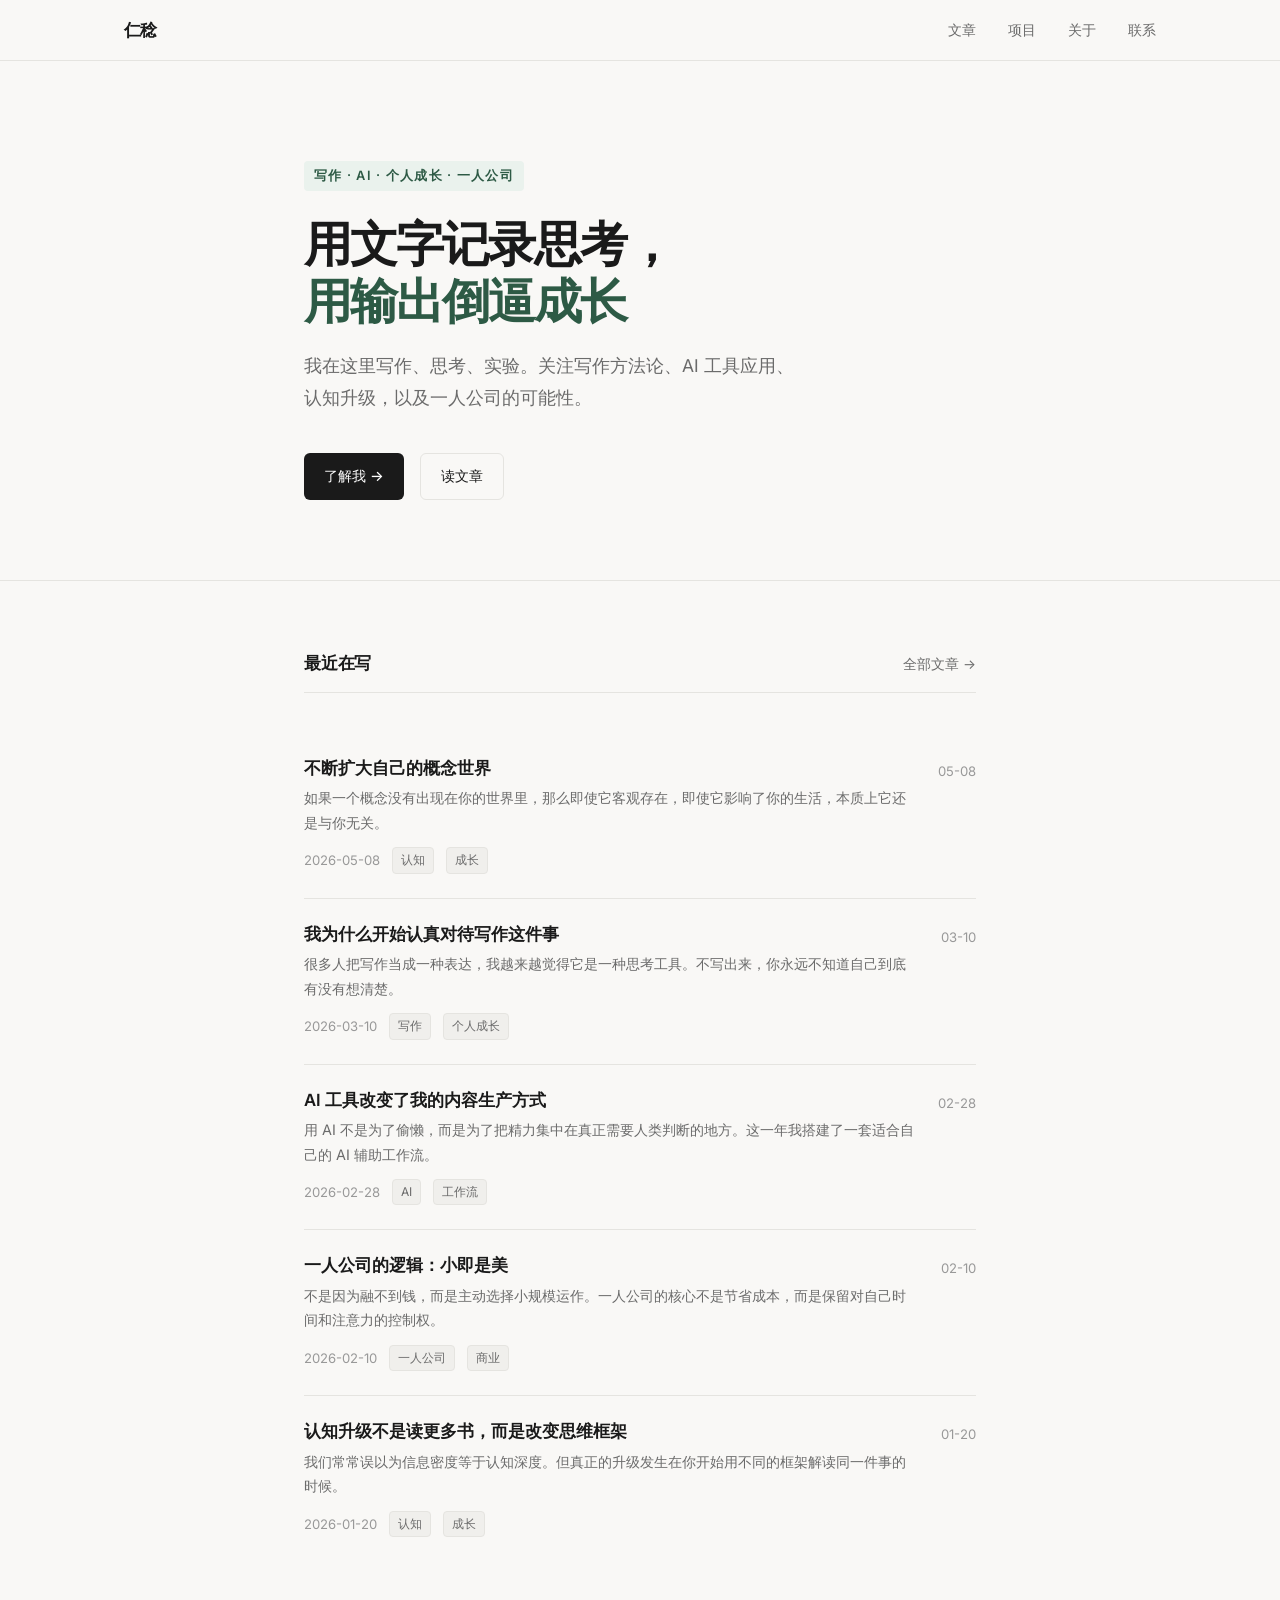
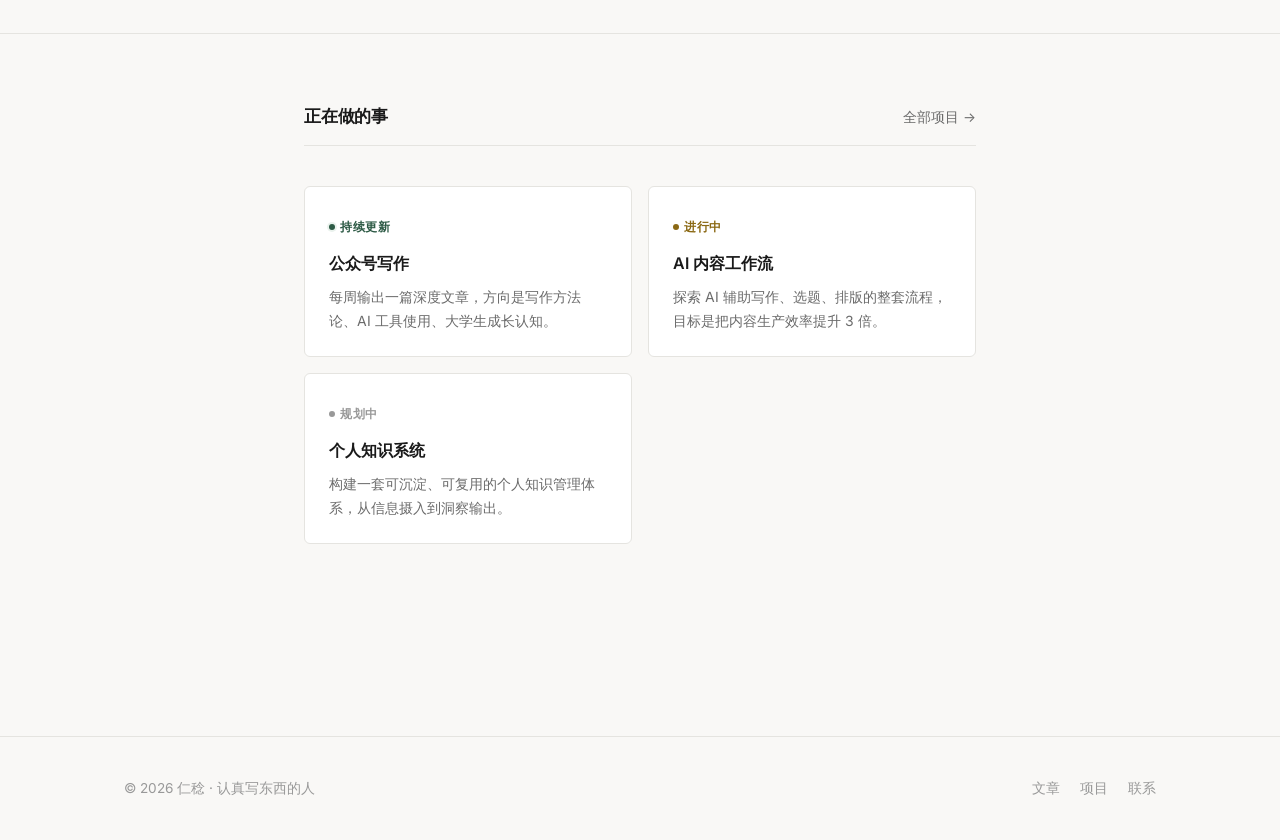
<file: index.html>
<!DOCTYPE html>
<html lang="zh-CN">
<head>
  <meta charset="UTF-8" />
  <meta name="viewport" content="width=device-width, initial-scale=1.0" />
  <title>仁稔 · 写作 · AI · 个人成长</title>
  <meta name="description" content="记录思考，持续输出。关注写作、AI、个人成长与一人公司。" />
  <link rel="preconnect" href="https://fonts.googleapis.com" />
  <link rel="preconnect" href="https://fonts.gstatic.com" crossorigin />
  <link href="https://fonts.googleapis.com/css2?family=Inter:wght@400;500;600;700&display=swap" rel="stylesheet" />
  <link rel="stylesheet" href="style.css" />
</head>
<body>

  <!-- 导航 -->
  <nav class="nav">
    <div class="nav__inner">
      <a href="index.html" class="nav__logo">仁稔</a>
      <button class="nav__toggle" aria-label="菜单" onclick="toggleNav()">
        <span></span><span></span><span></span>
      </button>
      <ul class="nav__links" id="navLinks">
        <li><a href="articles.html">文章</a></li>
        <li><a href="projects.html">项目</a></li>
        <li><a href="about.html">关于</a></li>
        <li><a href="contact.html">联系</a></li>
      </ul>
    </div>
  </nav>

  <!-- Hero -->
  <section class="hero">
    <div class="container">
      <span class="hero__eyebrow">写作 · AI · 个人成长 · 一人公司</span>
      <h1 class="hero__title">
        用文字记录思考，<br />
        <em>用输出倒逼成长</em>
      </h1>
      <p class="hero__sub">
        我在这里写作、思考、实验。关注写作方法论、AI 工具应用、认知升级，以及一人公司的可能性。
      </p>
      <div class="hero__actions">
        <a href="about.html" class="btn btn--primary">了解我 →</a>
        <a href="articles.html" class="btn btn--outline">读文章</a>
      </div>
    </div>
  </section>

  <hr class="divider" />

  <!-- 最新文章 -->
  <section class="section">
    <div class="container">
      <div class="section__header">
        <h2 class="section__title">最近在写</h2>
        <a href="articles.html" class="section__more">全部文章 →</a>
      </div>

      <ul class="article-list">
        <li class="article-item">
  <a href="posts/concept-world.html" style="display:contents;">
    <div class="article-item__left">
      <div class="article-item__title">不断扩大自己的概念世界</div>
      <div class="article-item__excerpt">
        如果一个概念没有出现在你的世界里，那么即使它客观存在，即使它影响了你的生活，本质上它还是与你无关。
      </div>
      <div class="article-item__meta">
        <span class="article-item__date">2026-05-08</span>
        <span class="tag">认知</span>
        <span class="tag">成长</span>
      </div>
    </div>
  </a>
  <div class="article-item__right">
    <span class="article-item__date">05-08</span>
  </div>
</li>

        <li class="article-item">
          <a href="posts/why-writing-matters.html" style="display:contents;">
            <div class="article-item__left">
              <div class="article-item__title">我为什么开始认真对待写作这件事</div>
              <div class="article-item__excerpt">
                很多人把写作当成一种表达，我越来越觉得它是一种思考工具。不写出来，你永远不知道自己到底有没有想清楚。
              </div>
              <div class="article-item__meta">
                <span class="article-item__date">2026-03-10</span>
                <span class="tag">写作</span>
                <span class="tag">个人成长</span>
              </div>
            </div>
          </a>
          <div class="article-item__right">
            <span class="article-item__date">03-10</span>
          </div>
        </li>

        <li class="article-item">
          <a href="posts/ai-content-workflow.html" style="display:contents;">
            <div class="article-item__left">
              <div class="article-item__title">AI 工具改变了我的内容生产方式</div>
              <div class="article-item__excerpt">
                用 AI 不是为了偷懒，而是为了把精力集中在真正需要人类判断的地方。这一年我搭建了一套适合自己的 AI 辅助工作流。
              </div>
              <div class="article-item__meta">
                <span class="article-item__date">2026-02-28</span>
                <span class="tag">AI</span>
                <span class="tag">工作流</span>
              </div>
            </div>
          </a>
          <div class="article-item__right">
            <span class="article-item__date">02-28</span>
          </div>
        </li>

        <li class="article-item">
          <a href="posts/one-person-business.html" style="display:contents;">
            <div class="article-item__left">
              <div class="article-item__title">一人公司的逻辑：小即是美</div>
              <div class="article-item__excerpt">
                不是因为融不到钱，而是主动选择小规模运作。一人公司的核心不是节省成本，而是保留对自己时间和注意力的控制权。
              </div>
              <div class="article-item__meta">
                <span class="article-item__date">2026-02-10</span>
                <span class="tag">一人公司</span>
                <span class="tag">商业</span>
              </div>
            </div>
          </a>
          <div class="article-item__right">
            <span class="article-item__date">02-10</span>
          </div>
        </li>

        <li class="article-item">
          <a href="posts/cognitive-upgrade.html" style="display:contents;">
            <div class="article-item__left">
              <div class="article-item__title">认知升级不是读更多书，而是改变思维框架</div>
              <div class="article-item__excerpt">
                我们常常误以为信息密度等于认知深度。但真正的升级发生在你开始用不同的框架解读同一件事的时候。
              </div>
              <div class="article-item__meta">
                <span class="article-item__date">2026-01-20</span>
                <span class="tag">认知</span>
                <span class="tag">成长</span>
              </div>
            </div>
          </a>
          <div class="article-item__right">
            <span class="article-item__date">01-20</span>
          </div>
        </li>

      </ul>
    </div>
  </section>

  <hr class="divider" />

  <!-- 项目 -->
  <section class="section">
    <div class="container">
      <div class="section__header">
        <h2 class="section__title">正在做的事</h2>
        <a href="projects.html" class="section__more">全部项目 →</a>
      </div>

      <div class="project-grid">

        <div class="project-card">
          <div class="project-card__status status--active">
            <span class="status-dot"></span> 持续更新
          </div>
          <div class="project-card__title">公众号写作</div>
          <div class="project-card__desc">每周输出一篇深度文章，方向是写作方法论、AI 工具使用、大学生成长认知。</div>
        </div>

        <div class="project-card">
          <div class="project-card__status status--building">
            <span class="status-dot"></span> 进行中
          </div>
          <div class="project-card__title">AI 内容工作流</div>
          <div class="project-card__desc">探索 AI 辅助写作、选题、排版的整套流程，目标是把内容生产效率提升 3 倍。</div>
        </div>

        <div class="project-card">
          <div class="project-card__status status--planning">
            <span class="status-dot"></span> 规划中
          </div>
          <div class="project-card__title">个人知识系统</div>
          <div class="project-card__desc">构建一套可沉淀、可复用的个人知识管理体系，从信息摄入到洞察输出。</div>
        </div>

      </div>
    </div>
  </section>

  <!-- 页脚 -->
  <footer class="footer">
    <div class="footer__inner">
      <span class="footer__copy">© 2026 仁稔 · 认真写东西的人</span>
      <nav class="footer__links">
        <a href="articles.html">文章</a>
        <a href="projects.html">项目</a>
        <a href="contact.html">联系</a>
      </nav>
    </div>
  </footer>

  <script>
    function toggleNav() {
      document.getElementById('navLinks').classList.toggle('open');
    }
  </script>
</body>
</html>
</file>
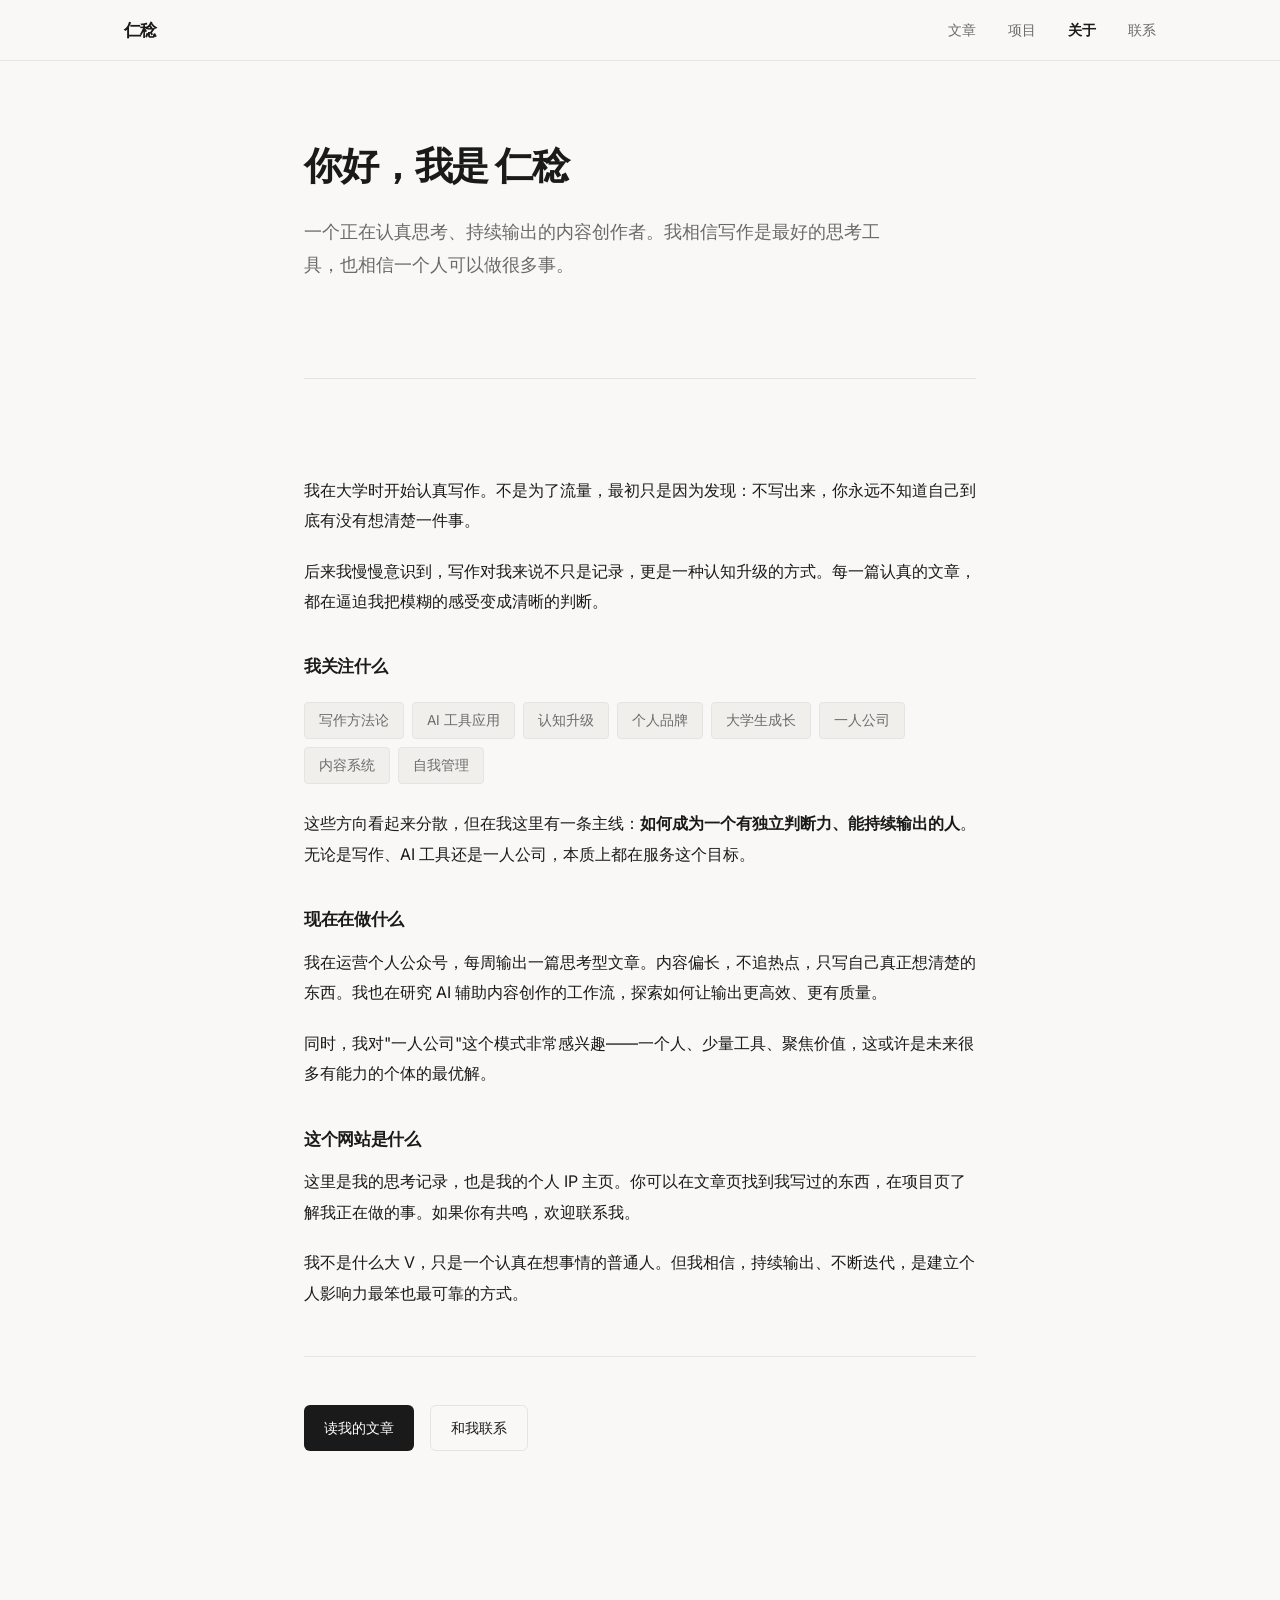
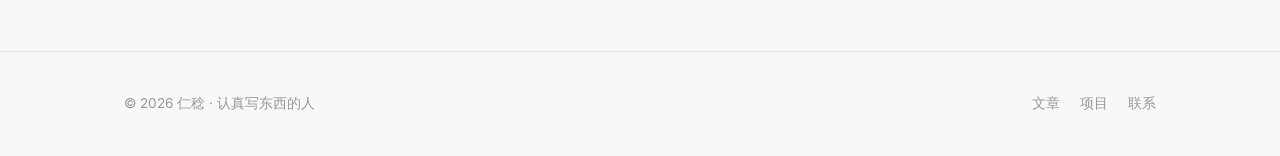
<file: about.html>
<!DOCTYPE html>
<html lang="zh-CN">
<head>
  <meta charset="UTF-8" />
  <meta name="viewport" content="width=device-width, initial-scale=1.0" />
  <title>关于我 · 仁稔</title>
  <meta name="description" content="我是 仁稔，正在成长中的内容创作者，关注写作、AI、个人成长与一人公司。" />
  <link rel="preconnect" href="https://fonts.googleapis.com" />
  <link rel="preconnect" href="https://fonts.gstatic.com" crossorigin />
  <link href="https://fonts.googleapis.com/css2?family=Inter:wght@400;500;600;700&display=swap" rel="stylesheet" />
  <link rel="stylesheet" href="style.css" />
</head>
<body>

  <nav class="nav">
    <div class="nav__inner">
      <a href="index.html" class="nav__logo">仁稔</a>
      <button class="nav__toggle" aria-label="菜单" onclick="toggleNav()">
        <span></span><span></span><span></span>
      </button>
      <ul class="nav__links" id="navLinks">
        <li><a href="articles.html">文章</a></li>
        <li><a href="projects.html">项目</a></li>
        <li><a href="about.html" class="active">关于</a></li>
        <li><a href="contact.html">联系</a></li>
      </ul>
    </div>
  </nav>

  <main>
    <div class="container">

      <div class="about-hero">
        <h1 class="about-hero__title">你好，我是 仁稔</h1>
        <p class="about-hero__lead">
          一个正在认真思考、持续输出的内容创作者。我相信写作是最好的思考工具，也相信一个人可以做很多事。
        </p>
      </div>

      <hr class="about-divider" />

      <div class="about-content">

        <p>
          我在大学时开始认真写作。不是为了流量，最初只是因为发现：不写出来，你永远不知道自己到底有没有想清楚一件事。
        </p>

        <p>
          后来我慢慢意识到，写作对我来说不只是记录，更是一种认知升级的方式。每一篇认真的文章，都在逼迫我把模糊的感受变成清晰的判断。
        </p>

        <h3>我关注什么</h3>

        <div class="about-tags">
          <span class="tag">写作方法论</span>
          <span class="tag">AI 工具应用</span>
          <span class="tag">认知升级</span>
          <span class="tag">个人品牌</span>
          <span class="tag">大学生成长</span>
          <span class="tag">一人公司</span>
          <span class="tag">内容系统</span>
          <span class="tag">自我管理</span>
        </div>

        <p>
          这些方向看起来分散，但在我这里有一条主线：<strong>如何成为一个有独立判断力、能持续输出的人</strong>。无论是写作、AI 工具还是一人公司，本质上都在服务这个目标。
        </p>

        <h3>现在在做什么</h3>

        <p>
          我在运营个人公众号，每周输出一篇思考型文章。内容偏长，不追热点，只写自己真正想清楚的东西。我也在研究 AI 辅助内容创作的工作流，探索如何让输出更高效、更有质量。
        </p>

        <p>
          同时，我对"一人公司"这个模式非常感兴趣——一个人、少量工具、聚焦价值，这或许是未来很多有能力的个体的最优解。
        </p>

        <h3>这个网站是什么</h3>

        <p>
          这里是我的思考记录，也是我的个人 IP 主页。你可以在文章页找到我写过的东西，在项目页了解我正在做的事。如果你有共鸣，欢迎联系我。
        </p>

        <p>
          我不是什么大 V，只是一个认真在想事情的普通人。但我相信，持续输出、不断迭代，是建立个人影响力最笨也最可靠的方式。
        </p>

        <hr class="about-divider" />

        <div style="display:flex; gap:16px; flex-wrap:wrap;">
          <a href="articles.html" class="btn btn--primary">读我的文章</a>
          <a href="contact.html" class="btn btn--outline">和我联系</a>
        </div>

      </div>
    </div>
  </main>

  <footer class="footer">
    <div class="footer__inner">
      <span class="footer__copy">© 2026 仁稔 · 认真写东西的人</span>
      <nav class="footer__links">
        <a href="articles.html">文章</a>
        <a href="projects.html">项目</a>
        <a href="contact.html">联系</a>
      </nav>
    </div>
  </footer>

  <script>
    function toggleNav() {
      document.getElementById('navLinks').classList.toggle('open');
    }
  </script>
</body>
</html>
</file>
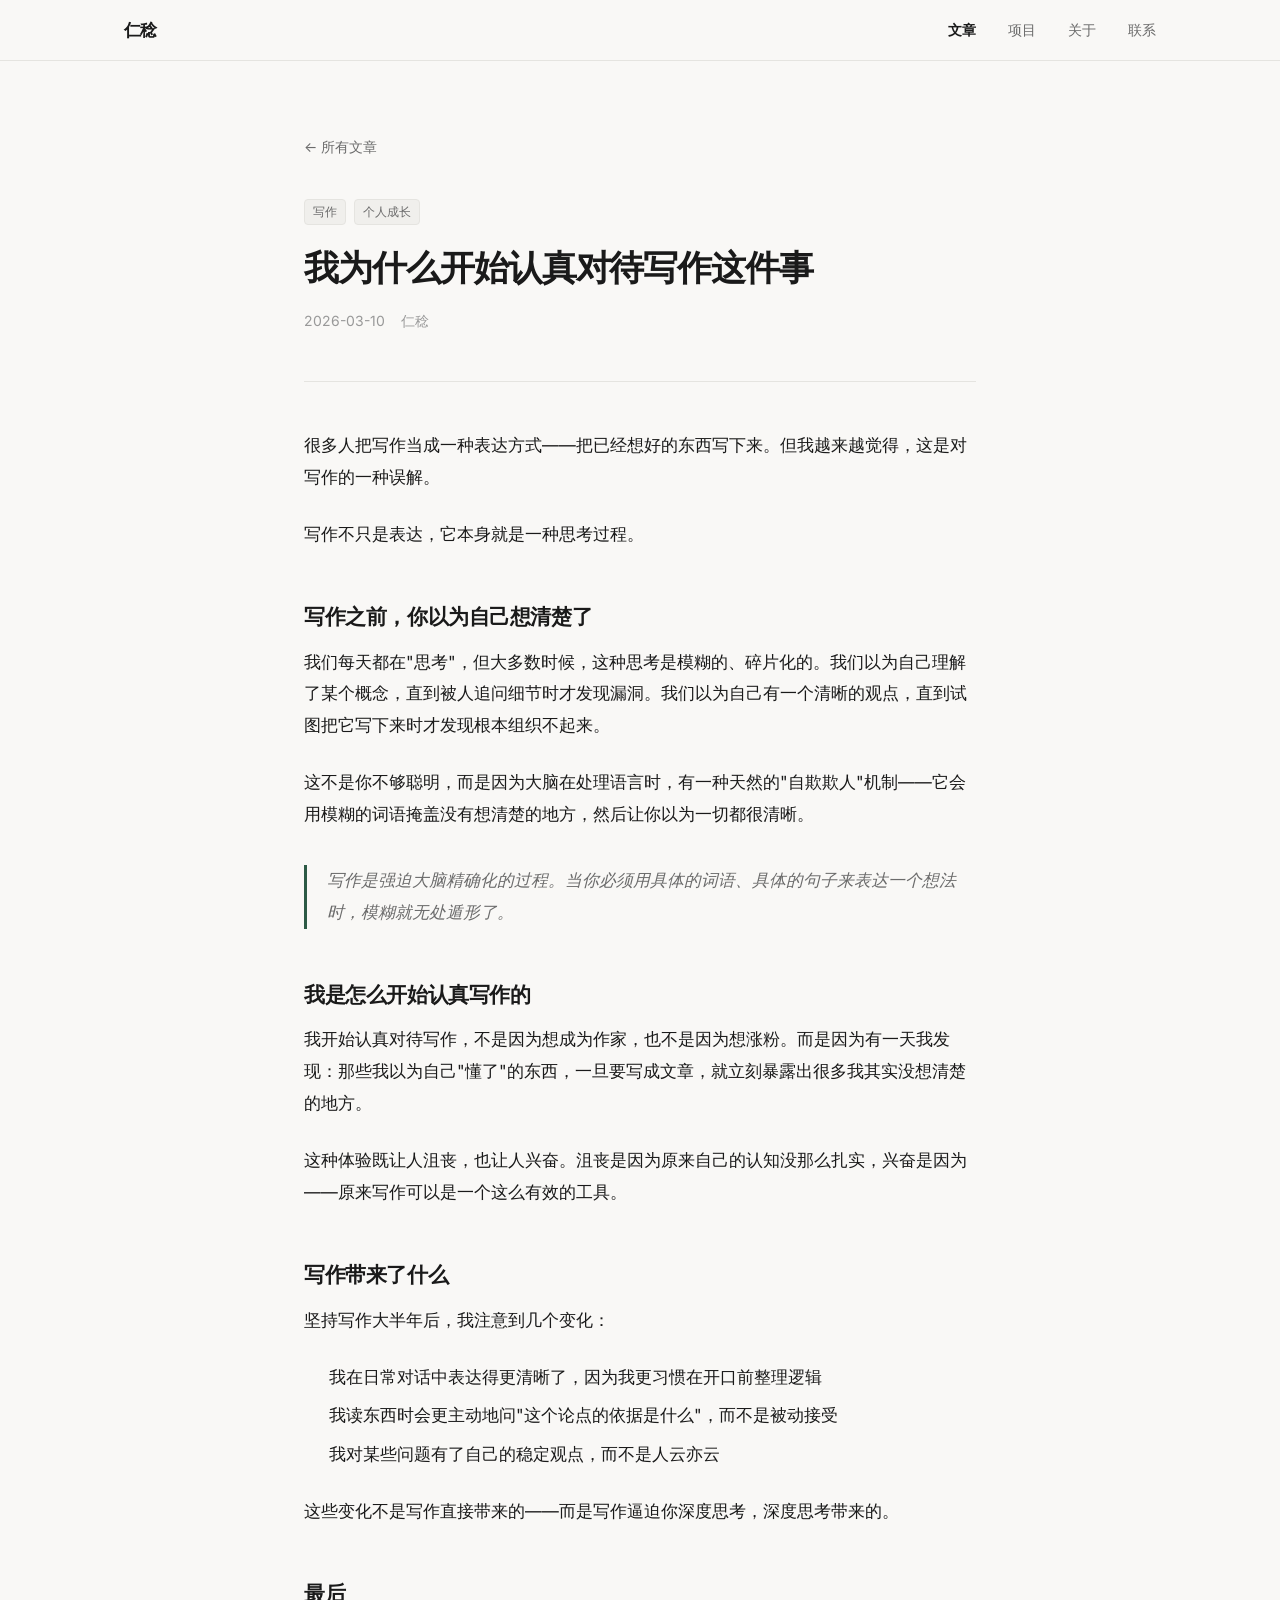
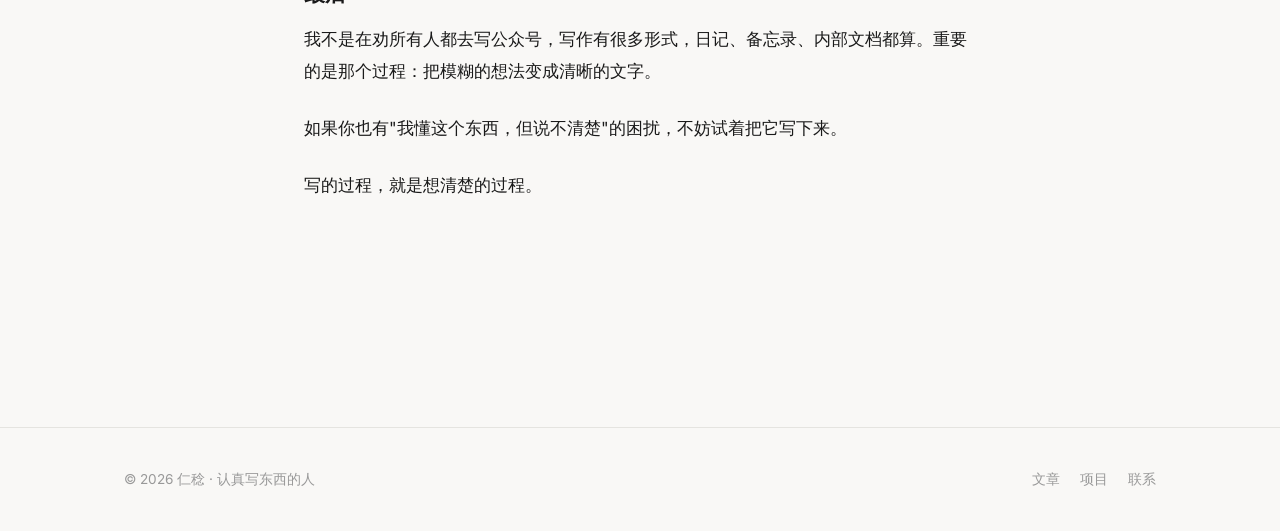
<file: article.html>
<!DOCTYPE html>
<html lang="zh-CN">
<head>
  <meta charset="UTF-8" />
  <meta name="viewport" content="width=device-width, initial-scale=1.0" />
  <title>文章详情 · 仁稔</title>
  <link rel="preconnect" href="https://fonts.googleapis.com" />
  <link rel="preconnect" href="https://fonts.gstatic.com" crossorigin />
  <link href="https://fonts.googleapis.com/css2?family=Inter:wght@400;500;600;700&display=swap" rel="stylesheet" />
  <link rel="stylesheet" href="style.css" />
</head>
<body>

  <nav class="nav">
    <div class="nav__inner">
      <a href="index.html" class="nav__logo">仁稔</a>
      <button class="nav__toggle" aria-label="菜单" onclick="toggleNav()">
        <span></span><span></span><span></span>
      </button>
      <ul class="nav__links" id="navLinks">
        <li><a href="articles.html" class="active">文章</a></li>
        <li><a href="projects.html">项目</a></li>
        <li><a href="about.html">关于</a></li>
        <li><a href="contact.html">联系</a></li>
      </ul>
    </div>
  </nav>

  <main id="articleMain">
    <!-- 内容由 JS 动态注入 -->
  </main>

  <footer class="footer">
    <div class="footer__inner">
      <span class="footer__copy">© 2026 仁稔 · 认真写东西的人</span>
      <nav class="footer__links">
        <a href="articles.html">文章</a>
        <a href="projects.html">项目</a>
        <a href="contact.html">联系</a>
      </nav>
    </div>
  </footer>

  <script>
    function toggleNav() {
      document.getElementById('navLinks').classList.toggle('open');
    }

    // 文章数据库
    const articles = {
      1: {
        title: '我为什么开始认真对待写作这件事',
        date: '2026-03-10',
        tags: ['写作', '个人成长'],
        content: `
          <p>很多人把写作当成一种表达方式——把已经想好的东西写下来。但我越来越觉得，这是对写作的一种误解。</p>

          <p>写作不只是表达，它本身就是一种思考过程。</p>

          <h2>写作之前，你以为自己想清楚了</h2>

          <p>我们每天都在"思考"，但大多数时候，这种思考是模糊的、碎片化的。我们以为自己理解了某个概念，直到被人追问细节时才发现漏洞。我们以为自己有一个清晰的观点，直到试图把它写下来时才发现根本组织不起来。</p>

          <p>这不是你不够聪明，而是因为大脑在处理语言时，有一种天然的"自欺欺人"机制——它会用模糊的词语掩盖没有想清楚的地方，然后让你以为一切都很清晰。</p>

          <blockquote>
            写作是强迫大脑精确化的过程。当你必须用具体的词语、具体的句子来表达一个想法时，模糊就无处遁形了。
          </blockquote>

          <h2>我是怎么开始认真写作的</h2>

          <p>我开始认真对待写作，不是因为想成为作家，也不是因为想涨粉。而是因为有一天我发现：那些我以为自己"懂了"的东西，一旦要写成文章，就立刻暴露出很多我其实没想清楚的地方。</p>

          <p>这种体验既让人沮丧，也让人兴奋。沮丧是因为原来自己的认知没那么扎实，兴奋是因为——原来写作可以是一个这么有效的工具。</p>

          <h2>写作带来了什么</h2>

          <p>坚持写作大半年后，我注意到几个变化：</p>

          <ul>
            <li>我在日常对话中表达得更清晰了，因为我更习惯在开口前整理逻辑</li>
            <li>我读东西时会更主动地问"这个论点的依据是什么"，而不是被动接受</li>
            <li>我对某些问题有了自己的稳定观点，而不是人云亦云</li>
          </ul>

          <p>这些变化不是写作直接带来的——而是写作逼迫你深度思考，深度思考带来的。</p>

          <h2>最后</h2>

          <p>我不是在劝所有人都去写公众号，写作有很多形式，日记、备忘录、内部文档都算。重要的是那个过程：把模糊的想法变成清晰的文字。</p>

          <p>如果你也有"我懂这个东西，但说不清楚"的困扰，不妨试着把它写下来。</p>

          <p>写的过程，就是想清楚的过程。</p>
        `
      },
      2: {
        title: 'AI 工具改变了我的内容生产方式',
        date: '2026-02-28',
        tags: ['AI', '工作流'],
        content: `
          <p>我用 AI 工具已经将近一年了。这篇文章想聊聊它真正改变了我什么，以及没有改变什么。</p>

          <h2>一个常见的误区</h2>

          <p>很多人对 AI 写作工具的第一反应是：用 AI 写文章，不就是在作弊吗？</p>

          <p>我以前也这么想。但用了一段时间之后，我改变了看法。</p>

          <p>关键在于：AI 在写作流程里处于哪个位置。</p>

          <h2>我的工作流是什么样的</h2>

          <p>我现在的写作流程大概是这样：</p>

          <ul>
            <li><strong>选题和核心观点</strong>：完全由我自己来。这是最重要的部分，也是 AI 最难替代的部分。</li>
            <li><strong>大纲搭建</strong>：我先列一个草稿，然后让 AI 给我反馈——哪里逻辑不通，哪里可以补充。</li>
            <li><strong>资料搜集</strong>：用 AI 快速梳理某个领域的基础知识，节省大量查资料的时间。</li>
            <li><strong>初稿打磨</strong>：我写完初稿之后，让 AI 帮我找逻辑漏洞、冗余表达、以及读者可能会有疑问的地方。</li>
            <li><strong>最终定稿</strong>：还是我自己来，因为语言风格和价值判断必须是我的。</li>
          </ul>

          <h2>改变的是什么</h2>

          <p>效率确实提升了，但更重要的是：我可以把更多精力放在真正需要判断力的地方——选题、观点、叙事结构。</p>

          <blockquote>
            AI 接管了那些"费时间但不需要深度思考"的环节，把我解放出来专注于只有我才能做的部分。
          </blockquote>

          <h2>没有改变的是什么</h2>

          <p>最核心的东西没变：你对这个世界的观察，你的判断力，你选择关注什么、忽略什么的品味——这些 AI 没办法替代你。</p>

          <p>如果你没有独立的想法，AI 只能帮你更快地生产平庸内容。</p>
        `
      },
      3: {
        title: '一人公司的逻辑：小即是美',
        date: '2026-02-10',
        tags: ['一人公司', '商业'],
        content: `
          <p>当我说我对"一人公司"感兴趣时，很多人的第一反应是：那不就是自由职业吗？</p>

          <p>不完全是。自由职业出售的是时间，一人公司出售的是产品或服务系统。但这不是我今天想聊的重点。</p>

          <h2>为什么主动选择小</h2>

          <p>一人公司的核心不是规模小，而是<strong>主动选择保持小</strong>。</p>

          <p>扩张、融资、招人——这些通常被视为成功的信号。但它们背后有一个很少被讨论的代价：你的时间和注意力，将越来越不属于你自己。</p>

          <p>当团队扩大，你需要开更多会议、处理更多人际关系、应对更多管理问题。你从一个做事的人，变成一个管理做事的人。</p>

          <p>这对某些人是理想状态，但对我来说不是。</p>

          <h2>一人公司真正在追求什么</h2>

          <p>我理解的一人公司，核心是三件事：</p>

          <ul>
            <li><strong>对自己时间的控制权</strong>：你决定做什么，不做什么</li>
            <li><strong>对注意力的保护</strong>：深度工作，而不是永远在响应别人</li>
            <li><strong>可持续的输出系统</strong>：不依赖爆发，而是稳定积累</li>
          </ul>

          <h2>AI 让一人公司更可行</h2>

          <p>过去，一个人很难同时做好产品、运营、客服、内容。但现在，AI 工具可以承担大量重复性工作，一个人的生产效率已经可以接近一个小团队。</p>

          <p>这不是说 AI 可以替代一切，而是说：<strong>一个有能力的个体，现在有了更好的工具</strong>。</p>

          <blockquote>
            小即是美，不是因为没有能力变大，而是因为清楚地知道自己真正想要什么。
          </blockquote>
        `
      },
      4: {
        title: '认知升级不是读更多书，而是改变思维框架',
        date: '2026-01-20',
        tags: ['认知', '个人成长'],
        content: `
          <p>我认识很多爱读书的人，书单又长又厚，但思维方式几年前后没什么变化。我也认识一些读书不多的人，但看问题的角度就是比大多数人准。</p>

          <p>这让我开始思考：认知升级到底是怎么发生的？</p>

          <h2>信息 ≠ 认知</h2>

          <p>我们生活在一个信息过剩的时代，每天被海量内容轰炸。但信息摄入量和认知能力是两回事。</p>

          <p>信息是原材料，认知是处理原材料的系统。如果你的处理系统没有升级，堆再多原材料也只是库存，不会变成产品。</p>

          <h2>什么是思维框架</h2>

          <p>框架是你解读世界的方式。比如：</p>

          <ul>
            <li>用"机会成本"框架看选择，就会关注做一件事放弃了什么</li>
            <li>用"激励机制"框架看行为，就会问"这个人这么做，背后的动机是什么"</li>
            <li>用"系统思维"看问题，就会关注反馈回路，而不是孤立的原因和结果</li>
          </ul>

          <p>同样一件事，不同的框架会让你看到完全不同的东西。</p>

          <h2>如何真正升级认知</h2>

          <p>我的理解是：认知升级发生在你开始用一个新框架解读原来熟悉的事物的时候。</p>

          <p>不是读了一本新书，而是读了一本书之后，你用书里的概念重新分析了你过去经历过的某件事，然后有了新的理解——那一刻，认知真的升级了。</p>

          <blockquote>
            认知升级的标志不是"我知道了一个新东西"，而是"我用新的方式理解了一个旧东西"。
          </blockquote>

          <h2>写作是检验认知的最好方式</h2>

          <p>所以我一直相信写作是认知升级的加速器。当你试图把一个框架用文字讲清楚，你就在被迫检验自己是否真的理解了它。</p>

          <p>输入是原材料，思考是加工，写作是检验，输出是结果。少了写作这一环，很多认知都停留在"感觉懂了"的阶段。</p>
        `
      },
      5: {
        title: '普通人如何用持续写作建立个人品牌',
        date: '2026-01-05',
        tags: ['写作', '个人品牌'],
        content: `
          <p>个人品牌这个词在今天已经被说烂了，但大多数关于它的建议要么太虚（"找到自己的定位！"），要么太功利（"做爆款，涨粉！"）。</p>

          <p>我想从一个更朴素的角度聊聊这件事。</p>

          <h2>个人品牌的本质是什么</h2>

          <p>我的理解是：<strong>在某个细分领域，当别人想到某个话题时，第一个想到你</strong>。</p>

          <p>不需要百万粉丝。你只需要在某个领域，让足够多的对的人，对你有清晰的认知。</p>

          <h2>为什么持续写作是最可靠的路径</h2>

          <p>因为写作有几个其他方式很难替代的特点：</p>

          <ul>
            <li>它是可检索的。别人搜索某个话题时，可能找到你三年前写的文章</li>
            <li>它是可积累的。每一篇文章都是一块砖，时间越长，墙越厚</li>
            <li>它筛选了受众。认真写长文，自然会吸引认真思考的人</li>
          </ul>

          <h2>普通人怎么做</h2>

          <p>不需要从零开始搭建"内容矩阵"，也不需要研究算法。只需要：</p>

          <ul>
            <li>选一个你真正感兴趣、愿意持续研究的方向</li>
            <li>定期把你的思考写下来，不管篇幅长短</li>
            <li>坚持，别因为没人看就放弃</li>
          </ul>

          <p>最开始没人看是正常的。但当你坚持写了 50 篇、100 篇，有一天你会发现，有人在认真读你写的东西，有人因为你的文章来找你。</p>

          <blockquote>
            个人品牌不是设计出来的，是写出来的、做出来的，是时间和真诚积累出来的。
          </blockquote>
        `
      },
      6: {
        title: 'AI 时代，什么样的能力更值钱',
        date: '2025-12-18',
        tags: ['AI', '认知'],
        content: `
          <p>每隔一段时间，我都会看到有人焦虑：AI 要替代 XX 职业了。</p>

          <p>这种焦虑可以理解，但我觉得问题问错了。与其问"AI 会不会替代我"，不如问"AI 时代，什么能力更值钱"。</p>

          <h2>AI 擅长什么</h2>

          <p>AI 擅长的是：执行明确的任务，处理大量信息，生成符合要求的内容，模式识别。</p>

          <p>这些能力正在替代的，是那些规则明确、可以被清晰描述的工作。</p>

          <h2>人的不可替代性在哪里</h2>

          <p>我的答案是三个词：<strong>判断力、品味、提问能力</strong>。</p>

          <p><strong>判断力</strong>是在信息不完整、情境复杂时做出决策的能力。AI 可以给你十个方案，但选哪个，背后的权衡是人来做的。</p>

          <p><strong>品味</strong>是知道什么是好的。AI 可以生成大量内容，但什么是真正好的内容、好的设计、好的产品，这个标准是人给的。</p>

          <p><strong>提问能力</strong>可能是最被低估的。AI 的输出质量高度依赖你的输入质量。能问出好问题，等于能驱动 AI 产出好结果。</p>

          <h2>最后</h2>

          <p>AI 工具本质上是一个杠杆。它放大的，是使用它的人的能力。</p>

          <p>一个有判断力、有品味、会提问的人，用 AI 可以做到十倍的事。一个没有这些能力的人，用 AI 只会更快地产出平庸。</p>

          <blockquote>
            工具变了，但能力的底层逻辑没变：你的思考深度决定你能从工具里拿到多少。
          </blockquote>
        `
      }
    };

    // 渲染文章
    function renderArticle() {
      const params = new URLSearchParams(window.location.search);
      const id = params.get('id') || '1';
      const article = articles[id];

      if (!article) {
        document.getElementById('articleMain').innerHTML = `
          <div class="container" style="padding-top:80px">
            <div class="empty">文章不存在</div>
            <div style="text-align:center;margin-top:24px">
              <a href="articles.html" class="btn btn--outline">← 返回文章列表</a>
            </div>
          </div>`;
        return;
      }

      document.title = article.title + ' · 仁稔';

      const tagsHtml = article.tags.map(t => `<span class="tag">${t}</span>`).join('');

      document.getElementById('articleMain').innerHTML = `
        <div class="container">
          <div class="article-header">
            <a href="articles.html" class="back-link">← 所有文章</a>
            <div class="article-header__tags">${tagsHtml}</div>
            <h1 class="article-header__title">${article.title}</h1>
            <div class="article-header__meta">
              <span>${article.date}</span>
              <span>仁稔</span>
            </div>
          </div>
          <article class="article-body">${article.content}</article>
        </div>
      `;
    }

    renderArticle();
  </script>
</body>
</html>
</file>
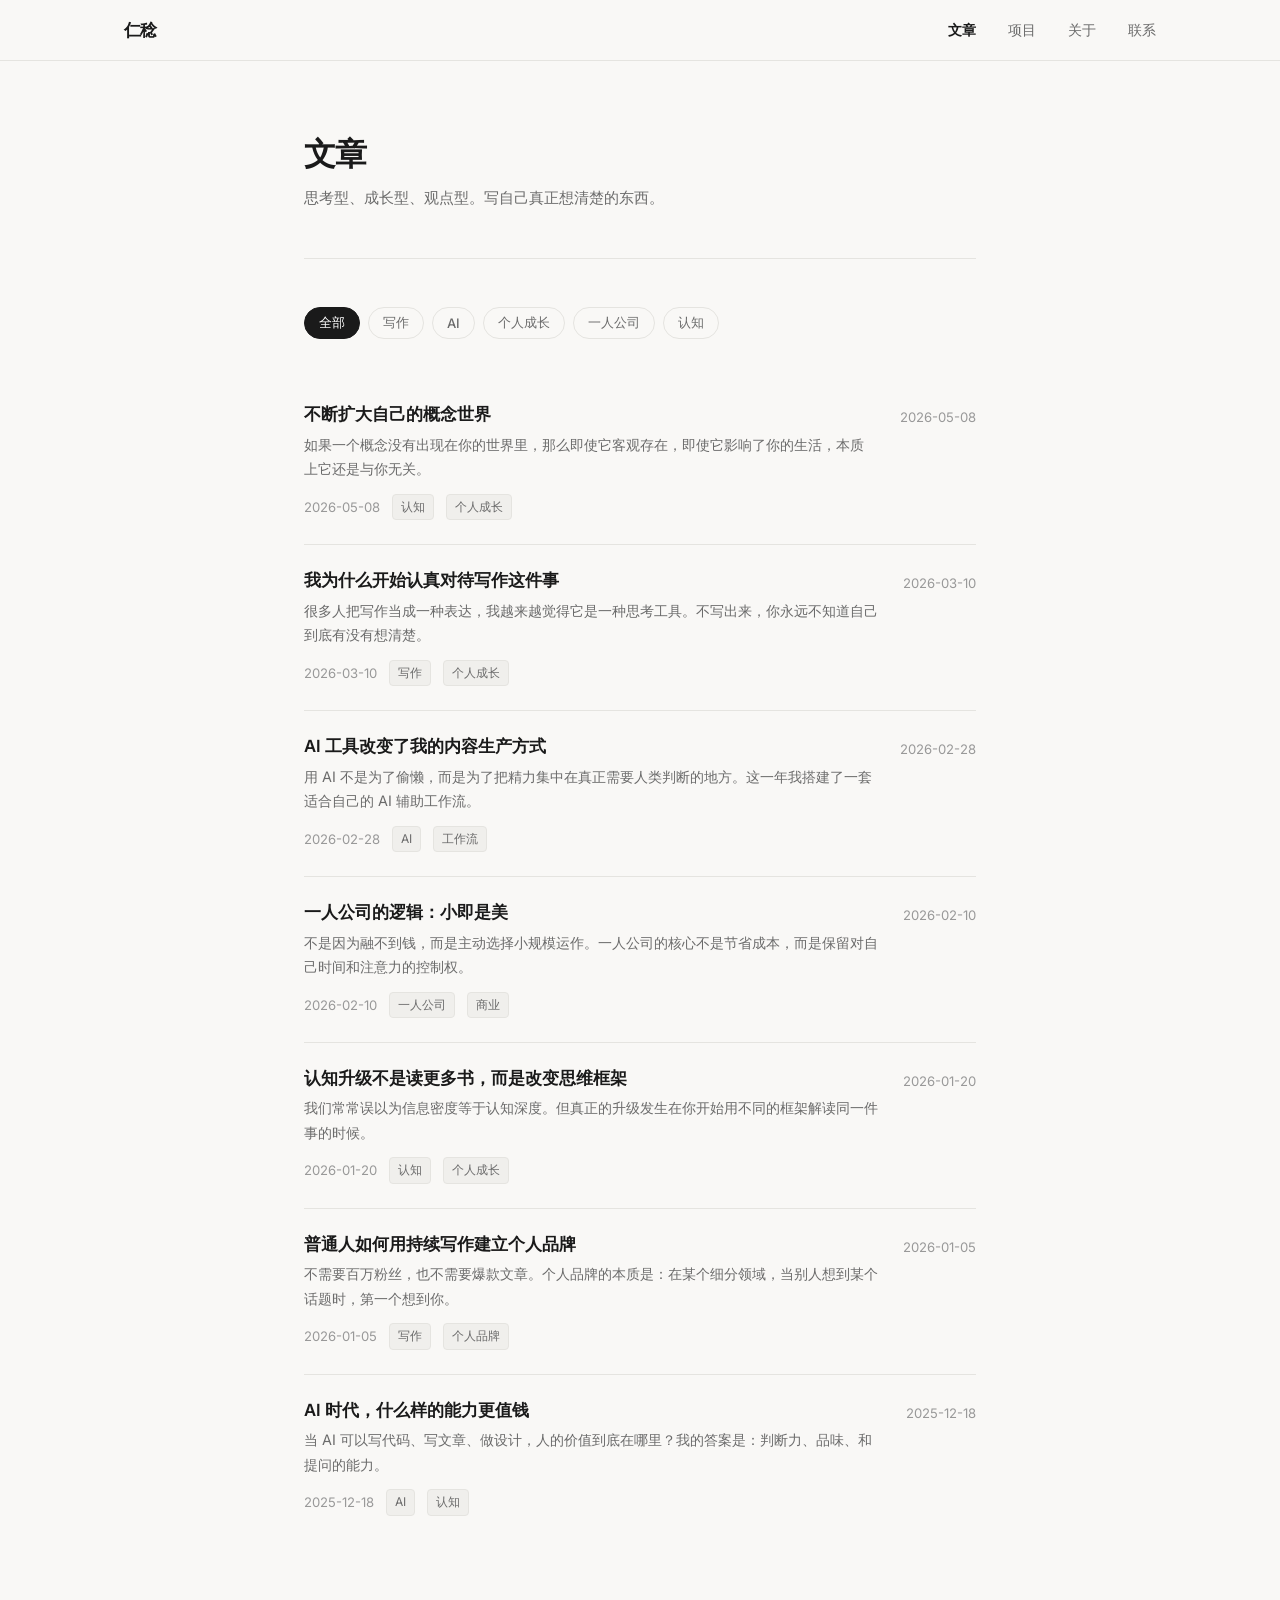
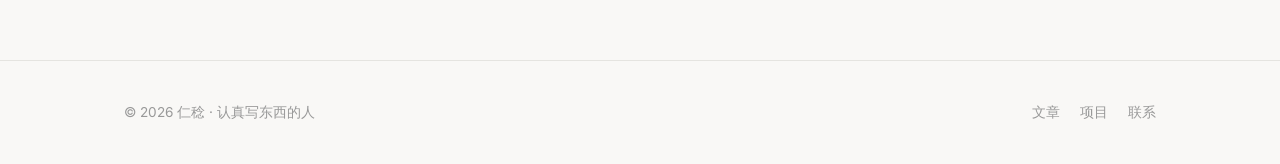
<file: articles.html>
<!DOCTYPE html>
<html lang="zh-CN">
<head>
  <meta charset="UTF-8" />
  <meta name="viewport" content="width=device-width, initial-scale=1.0" />
  <title>文章 · 仁稔</title>
  <meta name="description" content="仁稔 的文章列表，关注写作、AI、个人成长与一人公司。" />
  <link rel="preconnect" href="https://fonts.googleapis.com" />
  <link rel="preconnect" href="https://fonts.gstatic.com" crossorigin />
  <link href="https://fonts.googleapis.com/css2?family=Inter:wght@400;500;600;700&display=swap" rel="stylesheet" />
  <link rel="stylesheet" href="style.css" />
</head>
<body>

  <nav class="nav">
    <div class="nav__inner">
      <a href="index.html" class="nav__logo">仁稔</a>
      <button class="nav__toggle" aria-label="菜单" onclick="toggleNav()">
        <span></span><span></span><span></span>
      </button>
      <ul class="nav__links" id="navLinks">
        <li><a href="articles.html" class="active">文章</a></li>
        <li><a href="projects.html">项目</a></li>
        <li><a href="about.html">关于</a></li>
        <li><a href="contact.html">联系</a></li>
      </ul>
    </div>
  </nav>

  <main>
    <div class="container">

      <div class="page-header">
        <h1 class="page-header__title">文章</h1>
        <p class="page-header__desc">思考型、成长型、观点型。写自己真正想清楚的东西。</p>
      </div>

      <!-- 标签筛选 -->
      <div class="articles-filter" id="filterBar">
        <button class="filter-btn active" data-tag="all">全部</button>
        <button class="filter-btn" data-tag="写作">写作</button>
        <button class="filter-btn" data-tag="AI">AI</button>
        <button class="filter-btn" data-tag="个人成长">个人成长</button>
        <button class="filter-btn" data-tag="一人公司">一人公司</button>
        <button class="filter-btn" data-tag="认知">认知</button>
      </div>

      <!-- 文章列表 -->
      <ul class="article-list" id="articleList">
  <li class="article-item" data-tags="认知,个人成长">
    <a href="posts/concept-world.html" style="display:contents;">
      <div class="article-item__left">
        <div class="article-item__title">不断扩大自己的概念世界</div>
        <div class="article-item__excerpt">
          如果一个概念没有出现在你的世界里，那么即使它客观存在，即使它影响了你的生活，本质上它还是与你无关。
        </div>
        <div class="article-item__meta">
          <span class="article-item__date">2026-05-08</span>
          <span class="tag">认知</span>
          <span class="tag">个人成长</span>
        </div>
      </div>
    </a>
    <div class="article-item__right">
      <span class="article-item__date">2026-05-08</span>
    </div>
  </li>
        <li class="article-item" data-tags="写作,个人成长">
          <a href="posts/why-writing-matters.html" style="display:contents;">
            <div class="article-item__left">
              <div class="article-item__title">我为什么开始认真对待写作这件事</div>
              <div class="article-item__excerpt">
                很多人把写作当成一种表达，我越来越觉得它是一种思考工具。不写出来，你永远不知道自己到底有没有想清楚。
              </div>
              <div class="article-item__meta">
                <span class="article-item__date">2026-03-10</span>
                <span class="tag">写作</span>
                <span class="tag">个人成长</span>
              </div>
            </div>
          </a>
          <div class="article-item__right">
            <span class="article-item__date">2026-03-10</span>
          </div>
        </li>

        <li class="article-item" data-tags="AI,工作流">
          <a href="posts/ai-content-workflow.html" style="display:contents;">
            <div class="article-item__left">
              <div class="article-item__title">AI 工具改变了我的内容生产方式</div>
              <div class="article-item__excerpt">
                用 AI 不是为了偷懒，而是为了把精力集中在真正需要人类判断的地方。这一年我搭建了一套适合自己的 AI 辅助工作流。
              </div>
              <div class="article-item__meta">
                <span class="article-item__date">2026-02-28</span>
                <span class="tag">AI</span>
                <span class="tag">工作流</span>
              </div>
            </div>
          </a>
          <div class="article-item__right">
            <span class="article-item__date">2026-02-28</span>
          </div>
        </li>

        <li class="article-item" data-tags="一人公司,商业">
          <a href="posts/one-person-business.html" style="display:contents;">
            <div class="article-item__left">
              <div class="article-item__title">一人公司的逻辑：小即是美</div>
              <div class="article-item__excerpt">
                不是因为融不到钱，而是主动选择小规模运作。一人公司的核心不是节省成本，而是保留对自己时间和注意力的控制权。
              </div>
              <div class="article-item__meta">
                <span class="article-item__date">2026-02-10</span>
                <span class="tag">一人公司</span>
                <span class="tag">商业</span>
              </div>
            </div>
          </a>
          <div class="article-item__right">
            <span class="article-item__date">2026-02-10</span>
          </div>
        </li>

        <li class="article-item" data-tags="认知,成长,个人成长">
          <a href="posts/cognitive-upgrade.html" style="display:contents;">
            <div class="article-item__left">
              <div class="article-item__title">认知升级不是读更多书，而是改变思维框架</div>
              <div class="article-item__excerpt">
                我们常常误以为信息密度等于认知深度。但真正的升级发生在你开始用不同的框架解读同一件事的时候。
              </div>
              <div class="article-item__meta">
                <span class="article-item__date">2026-01-20</span>
                <span class="tag">认知</span>
                <span class="tag">个人成长</span>
              </div>
            </div>
          </a>
          <div class="article-item__right">
            <span class="article-item__date">2026-01-20</span>
          </div>
        </li>

        <li class="article-item" data-tags="写作,个人品牌">
          <a href="posts/writing-personal-brand.html" style="display:contents;">
            <div class="article-item__left">
              <div class="article-item__title">普通人如何用持续写作建立个人品牌</div>
              <div class="article-item__excerpt">
                不需要百万粉丝，也不需要爆款文章。个人品牌的本质是：在某个细分领域，当别人想到某个话题时，第一个想到你。
              </div>
              <div class="article-item__meta">
                <span class="article-item__date">2026-01-05</span>
                <span class="tag">写作</span>
                <span class="tag">个人品牌</span>
              </div>
            </div>
          </a>
          <div class="article-item__right">
            <span class="article-item__date">2026-01-05</span>
          </div>
        </li>

        <li class="article-item" data-tags="AI,认知">
          <a href="posts/valuable-skills-in-ai-age.html" style="display:contents;">
            <div class="article-item__left">
              <div class="article-item__title">AI 时代，什么样的能力更值钱</div>
              <div class="article-item__excerpt">
                当 AI 可以写代码、写文章、做设计，人的价值到底在哪里？我的答案是：判断力、品味、和提问的能力。
              </div>
              <div class="article-item__meta">
                <span class="article-item__date">2025-12-18</span>
                <span class="tag">AI</span>
                <span class="tag">认知</span>
              </div>
            </div>
          </a>
          <div class="article-item__right">
            <span class="article-item__date">2025-12-18</span>
          </div>
        </li>

      </ul>

    </div>
  </main>

  <footer class="footer">
    <div class="footer__inner">
      <span class="footer__copy">© 2026 仁稔 · 认真写东西的人</span>
      <nav class="footer__links">
        <a href="articles.html">文章</a>
        <a href="projects.html">项目</a>
        <a href="contact.html">联系</a>
      </nav>
    </div>
  </footer>

  <script>
    function toggleNav() {
      document.getElementById('navLinks').classList.toggle('open');
    }

    // 标签筛选
    const filterBar = document.getElementById('filterBar');
    const items = document.querySelectorAll('.article-item');

    filterBar.addEventListener('click', e => {
      const btn = e.target.closest('.filter-btn');
      if (!btn) return;

      filterBar.querySelectorAll('.filter-btn').forEach(b => b.classList.remove('active'));
      btn.classList.add('active');

      const tag = btn.dataset.tag;

      items.forEach(item => {
        if (tag === 'all') {
          item.style.display = '';
        } else {
          const tags = item.dataset.tags || '';
          item.style.display = tags.includes(tag) ? '' : 'none';
        }
      });
    });
  </script>
</body>
</html>
</file>
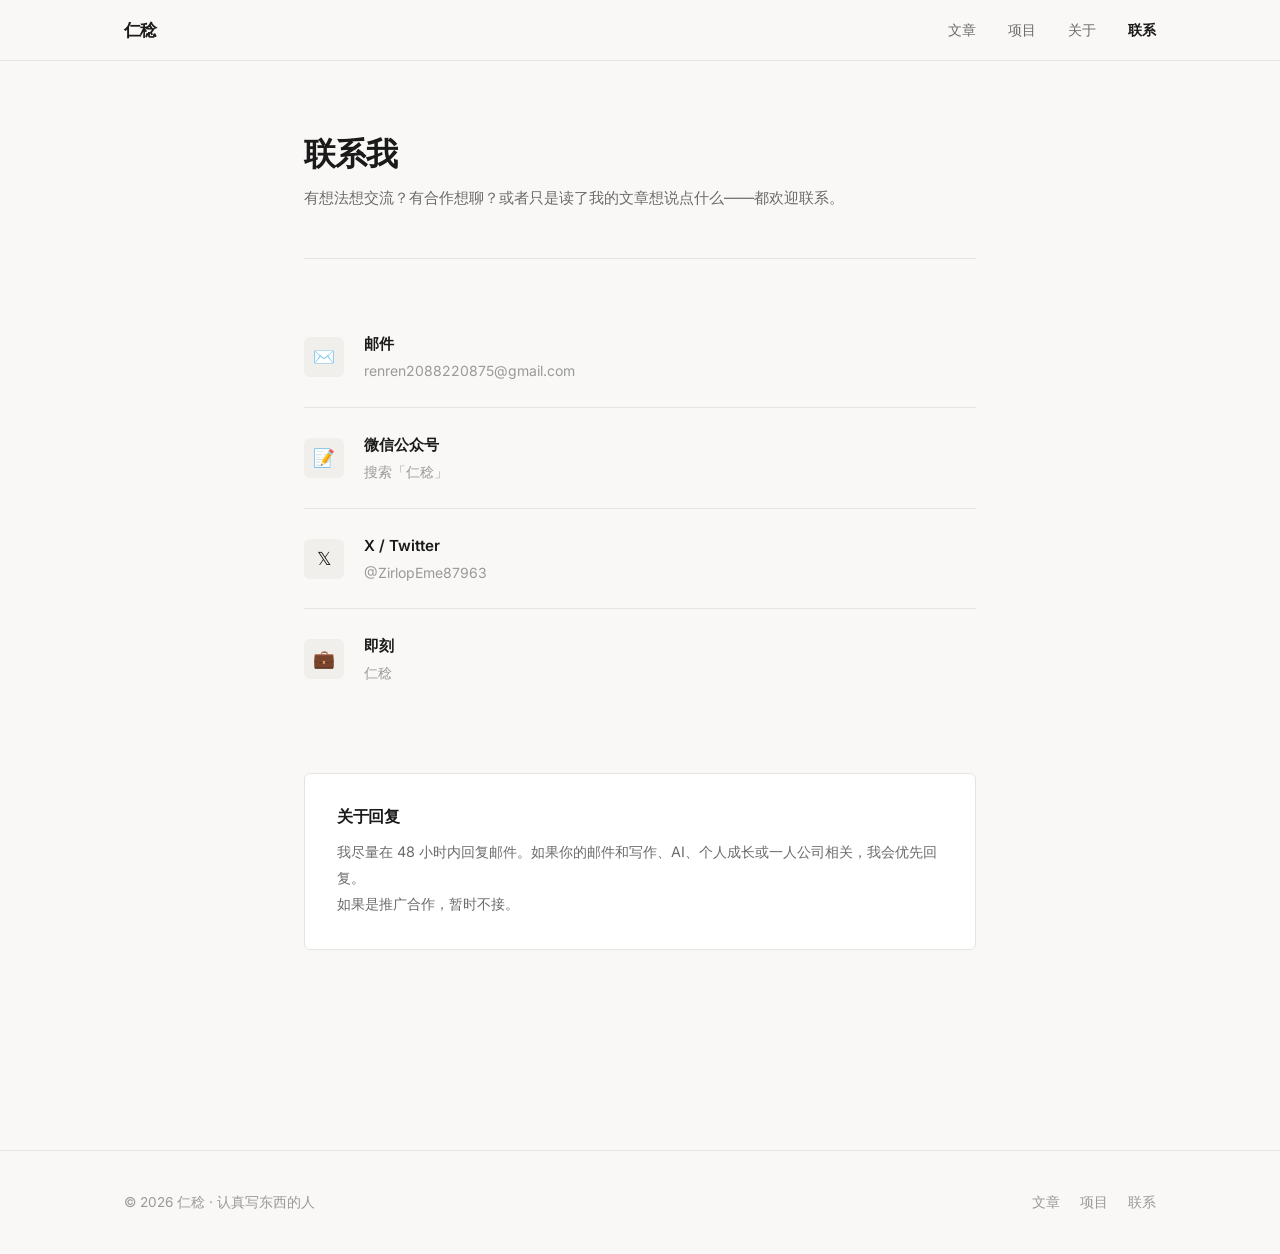
<file: contact.html>
<!DOCTYPE html>
<html lang="zh-CN">
<head>
  <meta charset="UTF-8" />
  <meta name="viewport" content="width=device-width, initial-scale=1.0" />
  <title>联系 · 仁稔</title>
  <meta name="description" content="联系 仁稔，邮件、公众号或社交媒体都可以找到我。" />
  <link rel="preconnect" href="https://fonts.googleapis.com" />
  <link rel="preconnect" href="https://fonts.gstatic.com" crossorigin />
  <link href="https://fonts.googleapis.com/css2?family=Inter:wght@400;500;600;700&display=swap" rel="stylesheet" />
  <link rel="stylesheet" href="style.css" />
</head>
<body>

  <nav class="nav">
    <div class="nav__inner">
      <a href="index.html" class="nav__logo">仁稔</a>
      <button class="nav__toggle" aria-label="菜单" onclick="toggleNav()">
        <span></span><span></span><span></span>
      </button>
      <ul class="nav__links" id="navLinks">
        <li><a href="articles.html">文章</a></li>
        <li><a href="projects.html">项目</a></li>
        <li><a href="about.html">关于</a></li>
        <li><a href="contact.html" class="active">联系</a></li>
      </ul>
    </div>
  </nav>

  <main>
    <div class="container">

      <div class="page-header">
        <h1 class="page-header__title">联系我</h1>
        <p class="page-header__desc">
          有想法想交流？有合作想聊？或者只是读了我的文章想说点什么——都欢迎联系。
        </p>
      </div>

      <div class="contact-section" style="padding-top:0;">

        <ul class="contact-list">

          <li class="contact-item">
            <div class="contact-item__icon">✉️</div>
            <div>
              <div class="contact-item__label">邮件</div>
              <div class="contact-item__value">renren2088220875@gmail.com</div>
            </div>
          </li>

          <li class="contact-item">
            <div class="contact-item__icon">📝</div>
            <div>
              <div class="contact-item__label">微信公众号</div>
              <div class="contact-item__value">搜索「仁稔」</div>
            </div>
          </li>

          <li class="contact-item">
            <div class="contact-item__icon">𝕏</div>
            <div>
              <div class="contact-item__label">X / Twitter</div>
              <div class="contact-item__value">@ZirlopEme87963</div>
            </div>
          </li>

          <li class="contact-item">
            <div class="contact-item__icon">💼</div>
            <div>
              <div class="contact-item__label">即刻</div>
              <div class="contact-item__value">仁稔</div>
            </div>
          </li>

        </ul>

        <div style="margin-top: 64px; padding: 32px; background: var(--surface); border: 1px solid var(--border); border-radius: var(--radius);">
          <h3 style="font-size:1rem; font-weight:600; margin-bottom:12px;">关于回复</h3>
          <p style="font-size:0.9rem; color:var(--text-2); line-height:1.8;">
            我尽量在 48 小时内回复邮件。如果你的邮件和写作、AI、个人成长或一人公司相关，我会优先回复。<br />
            如果是推广合作，暂时不接。
          </p>
        </div>

      </div>

    </div>
  </main>

  <footer class="footer">
    <div class="footer__inner">
      <span class="footer__copy">© 2026 仁稔 · 认真写东西的人</span>
      <nav class="footer__links">
        <a href="articles.html">文章</a>
        <a href="projects.html">项目</a>
        <a href="contact.html">联系</a>
      </nav>
    </div>
  </footer>

  <script>
    function toggleNav() {
      document.getElementById('navLinks').classList.toggle('open');
    }
  </script>
</body>
</html>
</file>
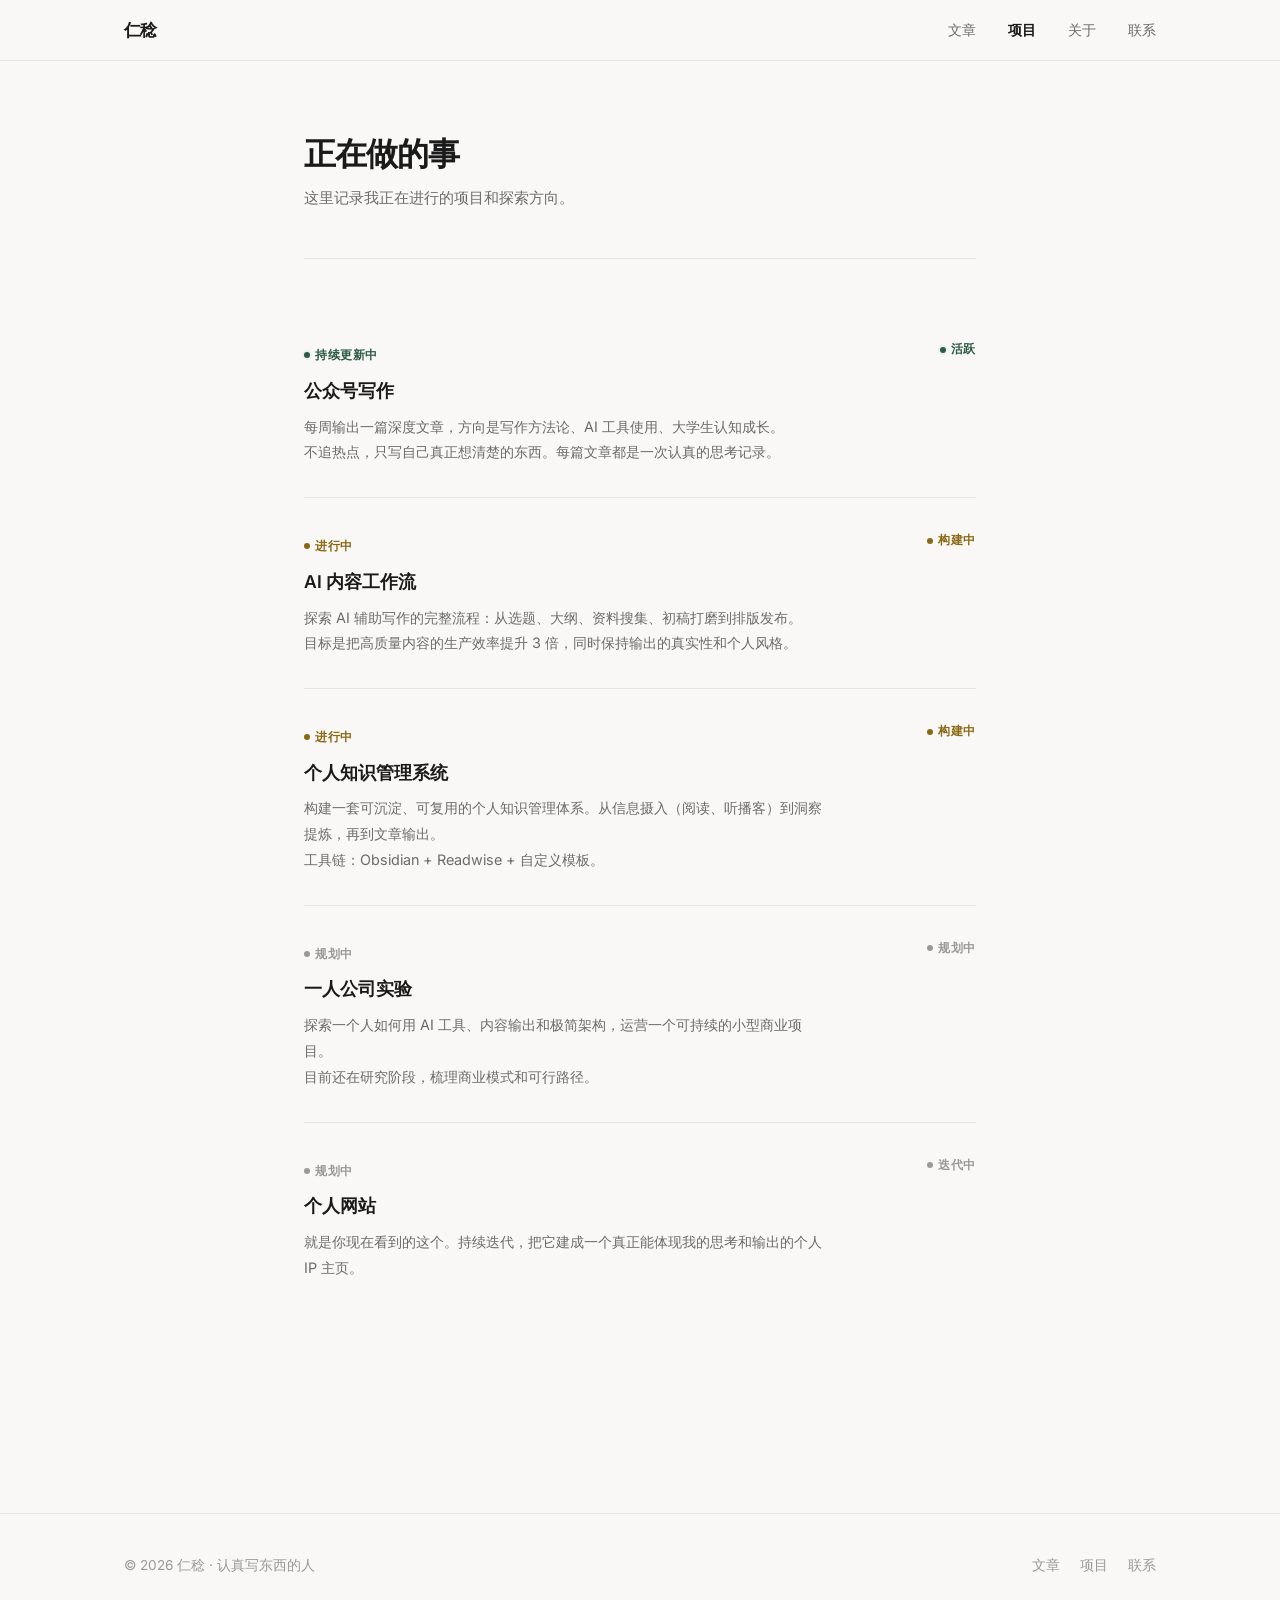
<file: projects.html>
<!DOCTYPE html>
<html lang="zh-CN">
<head>
  <meta charset="UTF-8" />
  <meta name="viewport" content="width=device-width, initial-scale=1.0" />
  <title>项目 · 仁稔</title>
  <meta name="description" content="仁稔 正在做的事情，包括公众号写作、AI 工作流、内容系统等。" />
  <link rel="preconnect" href="https://fonts.googleapis.com" />
  <link rel="preconnect" href="https://fonts.gstatic.com" crossorigin />
  <link href="https://fonts.googleapis.com/css2?family=Inter:wght@400;500;600;700&display=swap" rel="stylesheet" />
  <link rel="stylesheet" href="style.css" />
</head>
<body>

  <nav class="nav">
    <div class="nav__inner">
      <a href="index.html" class="nav__logo">仁稔</a>
      <button class="nav__toggle" aria-label="菜单" onclick="toggleNav()">
        <span></span><span></span><span></span>
      </button>
      <ul class="nav__links" id="navLinks">
        <li><a href="articles.html">文章</a></li>
        <li><a href="projects.html" class="active">项目</a></li>
        <li><a href="about.html">关于</a></li>
        <li><a href="contact.html">联系</a></li>
      </ul>
    </div>
  </nav>

  <main>
    <div class="container">

      <div class="page-header">
        <h1 class="page-header__title">正在做的事</h1>
        <p class="page-header__desc">这里记录我正在进行的项目和探索方向。</p>
      </div>

      <ul class="project-list">

        <li class="project-item">
          <div>
            <div class="project-card__status status--active" style="margin-bottom:10px;">
              <span class="status-dot"></span> 持续更新中
            </div>
            <div class="project-item__title">公众号写作</div>
            <div class="project-item__desc">
              每周输出一篇深度文章，方向是写作方法论、AI 工具使用、大学生认知成长。<br />
              不追热点，只写自己真正想清楚的东西。每篇文章都是一次认真的思考记录。
            </div>
          </div>
          <div class="project-card__status status--active">
            <span class="status-dot"></span> 活跃
          </div>
        </li>

        <li class="project-item">
          <div>
            <div class="project-card__status status--building" style="margin-bottom:10px;">
              <span class="status-dot"></span> 进行中
            </div>
            <div class="project-item__title">AI 内容工作流</div>
            <div class="project-item__desc">
              探索 AI 辅助写作的完整流程：从选题、大纲、资料搜集、初稿打磨到排版发布。<br />
              目标是把高质量内容的生产效率提升 3 倍，同时保持输出的真实性和个人风格。
            </div>
          </div>
          <div class="project-card__status status--building">
            <span class="status-dot"></span> 构建中
          </div>
        </li>

        <li class="project-item">
          <div>
            <div class="project-card__status status--building" style="margin-bottom:10px;">
              <span class="status-dot"></span> 进行中
            </div>
            <div class="project-item__title">个人知识管理系统</div>
            <div class="project-item__desc">
              构建一套可沉淀、可复用的个人知识管理体系。从信息摄入（阅读、听播客）到洞察提炼，再到文章输出。<br />
              工具链：Obsidian + Readwise + 自定义模板。
            </div>
          </div>
          <div class="project-card__status status--building">
            <span class="status-dot"></span> 构建中
          </div>
        </li>

        <li class="project-item">
          <div>
            <div class="project-card__status status--planning" style="margin-bottom:10px;">
              <span class="status-dot"></span> 规划中
            </div>
            <div class="project-item__title">一人公司实验</div>
            <div class="project-item__desc">
              探索一个人如何用 AI 工具、内容输出和极简架构，运营一个可持续的小型商业项目。<br />
              目前还在研究阶段，梳理商业模式和可行路径。
            </div>
          </div>
          <div class="project-card__status status--planning">
            <span class="status-dot"></span> 规划中
          </div>
        </li>

        <li class="project-item">
          <div>
            <div class="project-card__status status--planning" style="margin-bottom:10px;">
              <span class="status-dot"></span> 规划中
            </div>
            <div class="project-item__title">个人网站</div>
            <div class="project-item__desc">
              就是你现在看到的这个。持续迭代，把它建成一个真正能体现我的思考和输出的个人 IP 主页。
            </div>
          </div>
          <div class="project-card__status status--planning">
            <span class="status-dot"></span> 迭代中
          </div>
        </li>

      </ul>

    </div>
  </main>

  <footer class="footer">
    <div class="footer__inner">
      <span class="footer__copy">© 2026 仁稔 · 认真写东西的人</span>
      <nav class="footer__links">
        <a href="articles.html">文章</a>
        <a href="projects.html">项目</a>
        <a href="contact.html">联系</a>
      </nav>
    </div>
  </footer>

  <script>
    function toggleNav() {
      document.getElementById('navLinks').classList.toggle('open');
    }
  </script>
</body>
</html>
</file>
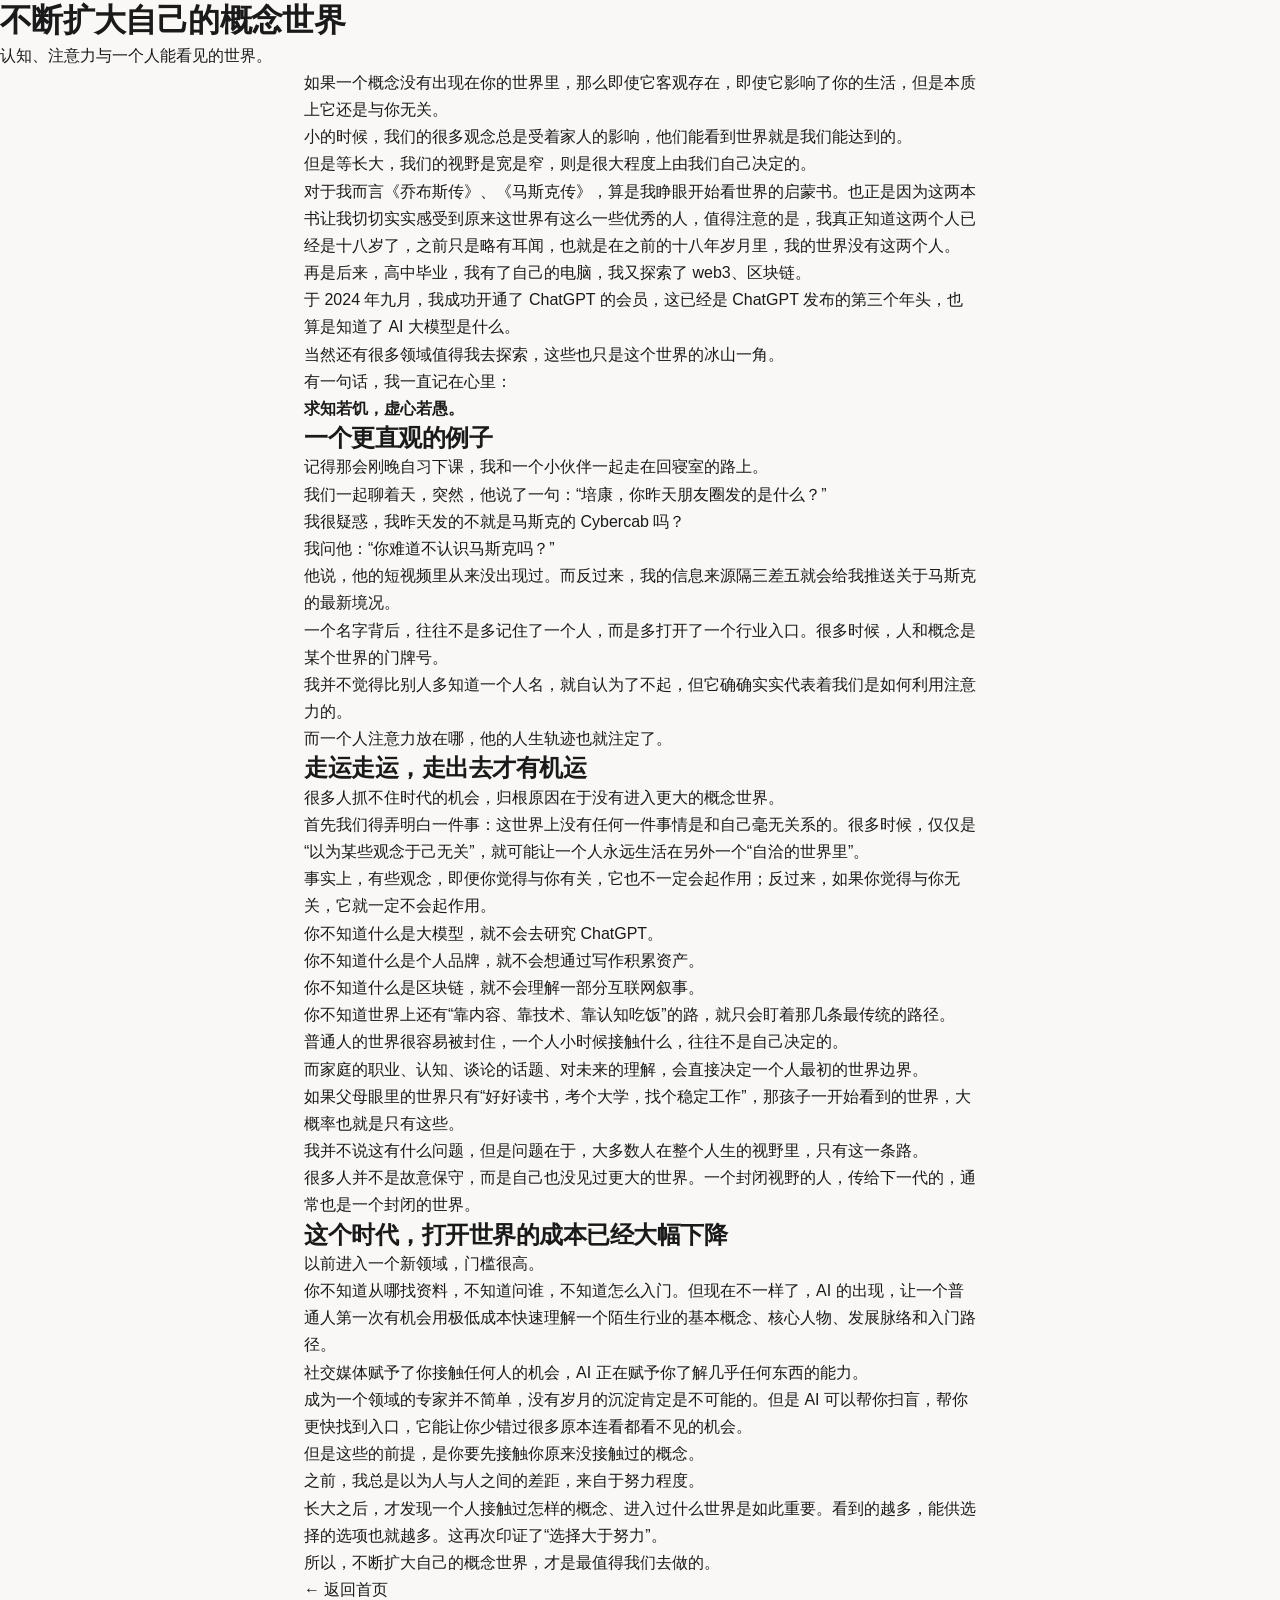
<file: posts/concept-world.html>
<!DOCTYPE html>
<html lang="zh-CN">
<head>
  <meta charset="UTF-8">
  <meta name="viewport" content="width=device-width, initial-scale=1.0">
  <title>不断扩大自己的概念世界 · 仁稔的博客</title>
  <link rel="stylesheet" href="../style.css">
</head>
<body>

  <header class="site-header">
    <h1>不断扩大自己的概念世界</h1>
    <p>认知、注意力与一个人能看见的世界。</p>
  </header>

  <main class="container article-container">
    <article class="article">
      <p>如果一个概念没有出现在你的世界里，那么即使它客观存在，即使它影响了你的生活，但是本质上它还是与你无关。</p>

      <p>小的时候，我们的很多观念总是受着家人的影响，他们能看到世界就是我们能达到的。</p>

      <p>但是等长大，我们的视野是宽是窄，则是很大程度上由我们自己决定的。</p>

      <p>对于我而言《乔布斯传》、《马斯克传》，算是我睁眼开始看世界的启蒙书。也正是因为这两本书让我切切实实感受到原来这世界有这么一些优秀的人，值得注意的是，我真正知道这两个人已经是十八岁了，之前只是略有耳闻，也就是在之前的十八年岁月里，我的世界没有这两个人。</p>

      <p>再是后来，高中毕业，我有了自己的电脑，我又探索了 web3、区块链。</p>

      <p>于 2024 年九月，我成功开通了 ChatGPT 的会员，这已经是 ChatGPT 发布的第三个年头，也算是知道了 AI 大模型是什么。</p>

      <p>当然还有很多领域值得我去探索，这些也只是这个世界的冰山一角。</p>

      <p>有一句话，我一直记在心里：</p>

      <blockquote>
        <p><strong>求知若饥，虚心若愚。</strong></p>
      </blockquote>

      <h2>一个更直观的例子</h2>

      <p>记得那会刚晚自习下课，我和一个小伙伴一起走在回寝室的路上。</p>

      <p>我们一起聊着天，突然，他说了一句：“培康，你昨天朋友圈发的是什么？”</p>

      <p>我很疑惑，我昨天发的不就是马斯克的 Cybercab 吗？</p>

      <p>我问他：“你难道不认识马斯克吗？”</p>

      <p>他说，他的短视频里从来没出现过。而反过来，我的信息来源隔三差五就会给我推送关于马斯克的最新境况。</p>

      <p>一个名字背后，往往不是多记住了一个人，而是多打开了一个行业入口。很多时候，人和概念是某个世界的门牌号。</p>

      <p>我并不觉得比别人多知道一个人名，就自认为了不起，但它确确实实代表着我们是如何利用注意力的。</p>

      <p>而一个人注意力放在哪，他的人生轨迹也就注定了。</p>

      <h2>走运走运，走出去才有机运</h2>

      <p>很多人抓不住时代的机会，归根原因在于没有进入更大的概念世界。</p>

      <p>首先我们得弄明白一件事：这世界上没有任何一件事情是和自己毫无关系的。很多时候，仅仅是“以为某些观念于己无关”，就可能让一个人永远生活在另外一个“自洽的世界里”。</p>

      <p>事实上，有些观念，即便你觉得与你有关，它也不一定会起作用；反过来，如果你觉得与你无关，它就一定不会起作用。</p>

      <p>
        你不知道什么是大模型，就不会去研究 ChatGPT。<br>
        你不知道什么是个人品牌，就不会想通过写作积累资产。<br>
        你不知道什么是区块链，就不会理解一部分互联网叙事。<br>
        你不知道世界上还有“靠内容、靠技术、靠认知吃饭”的路，就只会盯着那几条最传统的路径。
      </p>

      <p>普通人的世界很容易被封住，一个人小时候接触什么，往往不是自己决定的。</p>

      <p>而家庭的职业、认知、谈论的话题、对未来的理解，会直接决定一个人最初的世界边界。</p>

      <p>如果父母眼里的世界只有“好好读书，考个大学，找个稳定工作”，那孩子一开始看到的世界，大概率也就是只有这些。</p>

      <p>我并不说这有什么问题，但是问题在于，大多数人在整个人生的视野里，只有这一条路。</p>

      <p>很多人并不是故意保守，而是自己也没见过更大的世界。一个封闭视野的人，传给下一代的，通常也是一个封闭的世界。</p>

      <h2>这个时代，打开世界的成本已经大幅下降</h2>

      <p>以前进入一个新领域，门槛很高。</p>

      <p>你不知道从哪找资料，不知道问谁，不知道怎么入门。但现在不一样了，AI 的出现，让一个普通人第一次有机会用极低成本快速理解一个陌生行业的基本概念、核心人物、发展脉络和入门路径。</p>

      <p>社交媒体赋予了你接触任何人的机会，AI 正在赋予你了解几乎任何东西的能力。</p>

      <p>成为一个领域的专家并不简单，没有岁月的沉淀肯定是不可能的。但是 AI 可以帮你扫盲，帮你更快找到入口，它能让你少错过很多原本连看都看不见的机会。</p>

      <p>但是这些的前提，是你要先接触你原来没接触过的概念。</p>

      <p>之前，我总是以为人与人之间的差距，来自于努力程度。</p>

      <p>长大之后，才发现一个人接触过怎样的概念、进入过什么世界是如此重要。看到的越多，能供选择的选项也就越多。这再次印证了“选择大于努力”。</p>

      <p>所以，不断扩大自己的概念世界，才是最值得我们去做的。</p>

      <p>
        <a href="../index.html">← 返回首页</a>
      </p>
    </article>
  </main>

  <footer class="site-footer">
    <p>© 2026 仁稔</p>
  </footer>

</body>
</html>
</file>
<file: style.css>
/* ==============================
   设计变量
   ============================== */
:root {
  --bg:        #f9f8f6;
  --surface:   #ffffff;
  --text:      #1a1a1a;
  --text-2:    #6b6b6b;
  --text-3:    #999;
  --accent:    #2d5a45;
  --accent-bg: #eaf2ed;
  --border:    #e5e4e0;
  --tag-bg:    #f0efec;

  --sans: 'Inter', -apple-system, BlinkMacSystemFont, 'PingFang SC', 'Hiragino Sans GB', sans-serif;
  --serif: Georgia, 'Songti SC', serif;

  --max: 720px;
  --wide: 1080px;

  --radius: 6px;
  --transition: 0.18s ease;
}

/* ==============================
   Reset & Base
   ============================== */
*, *::before, *::after { box-sizing: border-box; margin: 0; padding: 0; }

html { font-size: 16px; scroll-behavior: smooth; }

body {
  font-family: var(--sans);
  background: var(--bg);
  color: var(--text);
  line-height: 1.7;
  -webkit-font-smoothing: antialiased;
}

a {
  color: inherit;
  text-decoration: none;
  transition: color var(--transition);
}

img { max-width: 100%; display: block; }

ul { list-style: none; }

/* ==============================
   排版
   ============================== */
h1, h2, h3, h4 {
  line-height: 1.3;
  font-weight: 600;
  letter-spacing: -0.02em;
}

p { color: var(--text); }

/* ==============================
   布局工具
   ============================== */
.container {
  max-width: var(--max);
  margin: 0 auto;
  padding: 0 24px;
}

.container--wide {
  max-width: var(--wide);
  margin: 0 auto;
  padding: 0 24px;
}

/* ==============================
   导航
   ============================== */
.nav {
  position: sticky;
  top: 0;
  background: rgba(249,248,246,0.92);
  backdrop-filter: blur(8px);
  border-bottom: 1px solid var(--border);
  z-index: 100;
}

.nav__inner {
  display: flex;
  align-items: center;
  justify-content: space-between;
  height: 60px;
  max-width: var(--wide);
  margin: 0 auto;
  padding: 0 24px;
}

.nav__logo {
  font-weight: 700;
  font-size: 1.05rem;
  letter-spacing: -0.03em;
  color: var(--text);
}

.nav__logo:hover { color: var(--accent); }

.nav__links {
  display: flex;
  gap: 32px;
}

.nav__links a {
  font-size: 0.9rem;
  color: var(--text-2);
  font-weight: 500;
}

.nav__links a:hover,
.nav__links a.active { color: var(--text); }

.nav__links a.active { font-weight: 600; }

/* 移动端菜单 */
.nav__toggle {
  display: none;
  flex-direction: column;
  gap: 5px;
  cursor: pointer;
  padding: 4px;
  background: none;
  border: none;
}

.nav__toggle span {
  display: block;
  width: 22px;
  height: 2px;
  background: var(--text);
  border-radius: 2px;
  transition: var(--transition);
}

@media (max-width: 640px) {
  .nav__links {
    display: none;
    position: absolute;
    top: 60px;
    left: 0; right: 0;
    background: var(--bg);
    border-bottom: 1px solid var(--border);
    flex-direction: column;
    padding: 16px 24px 24px;
    gap: 20px;
  }
  .nav__links.open { display: flex; }
  .nav__toggle { display: flex; }
}

/* ==============================
   页脚
   ============================== */
.footer {
  margin-top: 120px;
  border-top: 1px solid var(--border);
  padding: 40px 0;
}

.footer__inner {
  display: flex;
  align-items: center;
  justify-content: space-between;
  max-width: var(--wide);
  margin: 0 auto;
  padding: 0 24px;
}

.footer__copy {
  font-size: 0.85rem;
  color: var(--text-3);
}

.footer__links {
  display: flex;
  gap: 20px;
}

.footer__links a {
  font-size: 0.85rem;
  color: var(--text-3);
}

.footer__links a:hover { color: var(--text-2); }

@media (max-width: 500px) {
  .footer__inner { flex-direction: column; gap: 12px; text-align: center; }
}

/* ==============================
   首页 Hero
   ============================== */
.hero {
  padding: 100px 0 80px;
}

.hero__eyebrow {
  display: inline-block;
  font-size: 0.8rem;
  font-weight: 600;
  letter-spacing: 0.1em;
  text-transform: uppercase;
  color: var(--accent);
  background: var(--accent-bg);
  padding: 4px 10px;
  border-radius: 4px;
  margin-bottom: 24px;
}

.hero__title {
  font-size: clamp(2rem, 5vw, 3rem);
  font-weight: 700;
  letter-spacing: -0.04em;
  line-height: 1.2;
  margin-bottom: 20px;
  max-width: 600px;
}

.hero__title em {
  font-style: normal;
  color: var(--accent);
}

.hero__sub {
  font-size: 1.1rem;
  color: var(--text-2);
  max-width: 500px;
  line-height: 1.8;
  margin-bottom: 40px;
}

.hero__actions {
  display: flex;
  gap: 16px;
  flex-wrap: wrap;
}

/* ==============================
   按钮
   ============================== */
.btn {
  display: inline-flex;
  align-items: center;
  gap: 6px;
  padding: 10px 20px;
  border-radius: var(--radius);
  font-size: 0.9rem;
  font-weight: 500;
  cursor: pointer;
  border: none;
  transition: var(--transition);
  font-family: var(--sans);
}

.btn--primary {
  background: var(--text);
  color: #fff;
}

.btn--primary:hover {
  background: var(--accent);
  color: #fff;
}

.btn--outline {
  background: transparent;
  color: var(--text);
  border: 1px solid var(--border);
}

.btn--outline:hover {
  border-color: var(--text-2);
}

/* ==============================
   分区标题
   ============================== */
.section {
  padding: 72px 0;
}

.section__header {
  display: flex;
  align-items: baseline;
  justify-content: space-between;
  margin-bottom: 40px;
  padding-bottom: 16px;
  border-bottom: 1px solid var(--border);
}

.section__title {
  font-size: 1.05rem;
  font-weight: 700;
  letter-spacing: -0.01em;
}

.section__more {
  font-size: 0.85rem;
  color: var(--text-2);
}

.section__more:hover { color: var(--accent); }

/* ==============================
   文章卡片（首页列表）
   ============================== */
.article-list {
  display: flex;
  flex-direction: column;
  gap: 0;
}

.article-item {
  display: grid;
  grid-template-columns: 1fr auto;
  align-items: start;
  gap: 24px;
  padding: 24px 0;
  border-bottom: 1px solid var(--border);
  transition: var(--transition);
}

.article-item:last-child { border-bottom: none; }

.article-item:hover .article-item__title {
  color: var(--accent);
}

.article-item__title {
  font-size: 1.05rem;
  font-weight: 600;
  margin-bottom: 6px;
  line-height: 1.4;
  transition: color var(--transition);
}

.article-item__excerpt {
  font-size: 0.9rem;
  color: var(--text-2);
  line-height: 1.7;
  margin-bottom: 12px;
}

.article-item__meta {
  display: flex;
  align-items: center;
  gap: 12px;
  flex-wrap: wrap;
}

.article-item__date {
  font-size: 0.82rem;
  color: var(--text-3);
}

.article-item__right {
  text-align: right;
}

@media (max-width: 500px) {
  .article-item {
    grid-template-columns: 1fr;
  }
  .article-item__right { display: none; }
}

/* ==============================
   标签
   ============================== */
.tag {
  display: inline-block;
  font-size: 0.75rem;
  padding: 2px 8px;
  background: var(--tag-bg);
  color: var(--text-2);
  border-radius: 4px;
  border: 1px solid var(--border);
}

.tag:hover {
  background: var(--accent-bg);
  color: var(--accent);
  border-color: var(--accent-bg);
}

/* ==============================
   项目卡片（首页）
   ============================== */
.project-grid {
  display: grid;
  grid-template-columns: repeat(auto-fill, minmax(280px, 1fr));
  gap: 16px;
}

.project-card {
  background: var(--surface);
  border: 1px solid var(--border);
  border-radius: var(--radius);
  padding: 24px;
  transition: var(--transition);
}

.project-card:hover {
  border-color: var(--text-2);
  transform: translateY(-1px);
  box-shadow: 0 4px 16px rgba(0,0,0,0.06);
}

.project-card__status {
  display: inline-flex;
  align-items: center;
  gap: 5px;
  font-size: 0.75rem;
  font-weight: 600;
  letter-spacing: 0.05em;
  text-transform: uppercase;
  margin-bottom: 12px;
}

.status--active { color: var(--accent); }
.status--building { color: #8b6914; }
.status--planning { color: var(--text-3); }

.status-dot {
  width: 6px;
  height: 6px;
  border-radius: 50%;
  background: currentColor;
}

.status--active .status-dot {
  box-shadow: 0 0 0 2px var(--accent-bg);
}

.project-card__title {
  font-size: 1rem;
  font-weight: 600;
  margin-bottom: 8px;
}

.project-card__desc {
  font-size: 0.875rem;
  color: var(--text-2);
  line-height: 1.7;
}

/* ==============================
   关于我页
   ============================== */
.about-hero {
  padding: 80px 0 48px;
}

.about-hero__title {
  font-size: clamp(1.8rem, 4vw, 2.4rem);
  font-weight: 700;
  letter-spacing: -0.03em;
  margin-bottom: 24px;
}

.about-hero__lead {
  font-size: 1.1rem;
  color: var(--text-2);
  line-height: 1.9;
  max-width: 600px;
}

.about-content {
  padding: 48px 0 80px;
}

.about-content p {
  font-size: 1rem;
  line-height: 1.9;
  color: var(--text);
  margin-bottom: 20px;
}

.about-content h3 {
  font-size: 1.05rem;
  font-weight: 700;
  margin: 40px 0 16px;
  color: var(--text);
}

.about-tags {
  display: flex;
  flex-wrap: wrap;
  gap: 8px;
  margin: 24px 0;
}

.about-tags .tag {
  font-size: 0.85rem;
  padding: 6px 14px;
}

.about-divider {
  border: none;
  border-top: 1px solid var(--border);
  margin: 48px 0;
}

/* ==============================
   文章列表页
   ============================== */
.page-header {
  padding: 72px 0 48px;
  border-bottom: 1px solid var(--border);
  margin-bottom: 48px;
}

.page-header__title {
  font-size: clamp(1.6rem, 4vw, 2rem);
  font-weight: 700;
  letter-spacing: -0.03em;
  margin-bottom: 10px;
}

.page-header__desc {
  font-size: 0.95rem;
  color: var(--text-2);
}

.articles-filter {
  display: flex;
  gap: 8px;
  flex-wrap: wrap;
  margin-bottom: 40px;
}

.filter-btn {
  padding: 6px 14px;
  border-radius: 20px;
  font-size: 0.82rem;
  font-weight: 500;
  border: 1px solid var(--border);
  background: transparent;
  color: var(--text-2);
  cursor: pointer;
  transition: var(--transition);
  font-family: var(--sans);
}

.filter-btn:hover,
.filter-btn.active {
  background: var(--text);
  color: #fff;
  border-color: var(--text);
}

/* 文章详情页 */
.article-header {
  padding: 72px 0 48px;
  border-bottom: 1px solid var(--border);
  margin-bottom: 48px;
}

.article-header__tags {
  display: flex;
  gap: 8px;
  margin-bottom: 20px;
}

.article-header__title {
  font-size: clamp(1.6rem, 4vw, 2.2rem);
  font-weight: 700;
  letter-spacing: -0.03em;
  line-height: 1.25;
  margin-bottom: 20px;
}

.article-header__meta {
  display: flex;
  align-items: center;
  gap: 16px;
  font-size: 0.875rem;
  color: var(--text-3);
}

.article-body {
  font-family: var(--sans);
  font-size: 1.05rem;
  line-height: 1.9;
  padding-bottom: 80px;
}

.article-body p { margin-bottom: 1.5em; }

.article-body h2 {
  font-size: 1.3rem;
  font-weight: 700;
  margin: 2.5em 0 0.8em;
  letter-spacing: -0.02em;
}

.article-body h3 {
  font-size: 1.1rem;
  font-weight: 600;
  margin: 2em 0 0.6em;
}

.article-body blockquote {
  border-left: 3px solid var(--accent);
  padding-left: 20px;
  margin: 2em 0;
  color: var(--text-2);
  font-style: italic;
}

.article-body ul, .article-body ol {
  padding-left: 1.5em;
  margin-bottom: 1.5em;
}

.article-body li { margin-bottom: 0.4em; }

.article-body strong { font-weight: 600; }

.article-body a {
  color: var(--accent);
  text-decoration: underline;
  text-decoration-color: var(--accent-bg);
  text-underline-offset: 3px;
}

.article-body a:hover { text-decoration-color: var(--accent); }

/* ==============================
   项目页
   ============================== */
.project-list {
  display: flex;
  flex-direction: column;
  gap: 0;
  padding-bottom: 80px;
}

.project-item {
  padding: 32px 0;
  border-bottom: 1px solid var(--border);
  display: grid;
  grid-template-columns: 1fr auto;
  gap: 24px;
  align-items: start;
}

.project-item:last-child { border-bottom: none; }

.project-item__title {
  font-size: 1.1rem;
  font-weight: 600;
  margin-bottom: 8px;
}

.project-item__desc {
  font-size: 0.9rem;
  color: var(--text-2);
  line-height: 1.8;
  max-width: 520px;
}

@media (max-width: 500px) {
  .project-item { grid-template-columns: 1fr; }
}

/* ==============================
   联系页
   ============================== */
.contact-section {
  padding: 80px 0;
}

.contact-list {
  display: flex;
  flex-direction: column;
  gap: 0;
  margin-top: 40px;
}

.contact-item {
  display: flex;
  align-items: center;
  gap: 20px;
  padding: 24px 0;
  border-bottom: 1px solid var(--border);
  transition: var(--transition);
}

.contact-item:last-child { border-bottom: none; }

.contact-item:hover .contact-item__label { color: var(--accent); }

.contact-item__icon {
  width: 40px;
  height: 40px;
  background: var(--tag-bg);
  border-radius: var(--radius);
  display: flex;
  align-items: center;
  justify-content: center;
  flex-shrink: 0;
  font-size: 1.1rem;
}

.contact-item__label {
  font-size: 0.95rem;
  font-weight: 600;
  transition: color var(--transition);
  margin-bottom: 2px;
}

.contact-item__value {
  font-size: 0.875rem;
  color: var(--text-3);
}

/* ==============================
   空状态
   ============================== */
.empty {
  text-align: center;
  padding: 80px 0;
  color: var(--text-3);
  font-size: 0.9rem;
}

/* ==============================
   返回链接
   ============================== */
.back-link {
  display: inline-flex;
  align-items: center;
  gap: 6px;
  font-size: 0.875rem;
  color: var(--text-2);
  margin-bottom: 40px;
}

.back-link:hover { color: var(--accent); }

/* ==============================
   分隔线
   ============================== */
.divider {
  border: none;
  border-top: 1px solid var(--border);
  margin: 0;
}

/* ==============================
   滚动条
   ============================== */
::-webkit-scrollbar { width: 6px; }
::-webkit-scrollbar-track { background: transparent; }
::-webkit-scrollbar-thumb { background: var(--border); border-radius: 3px; }
</file>
